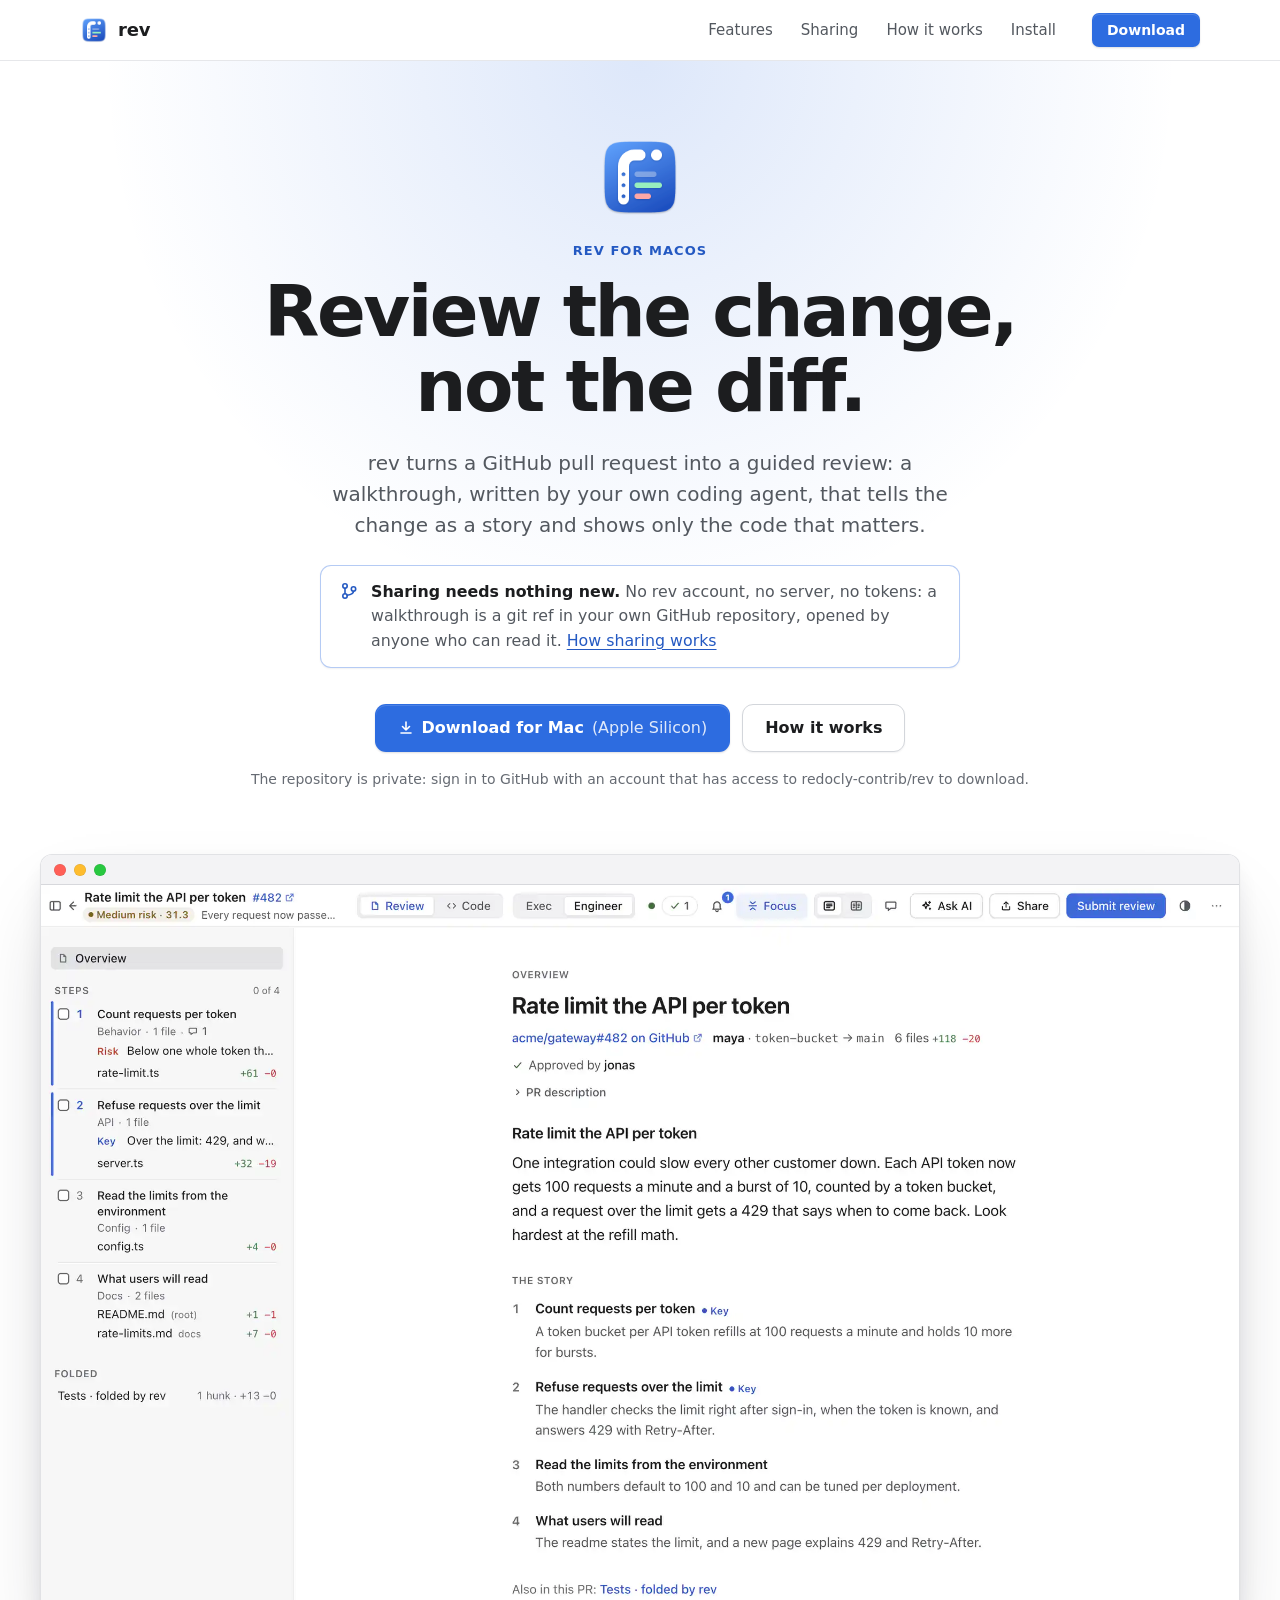
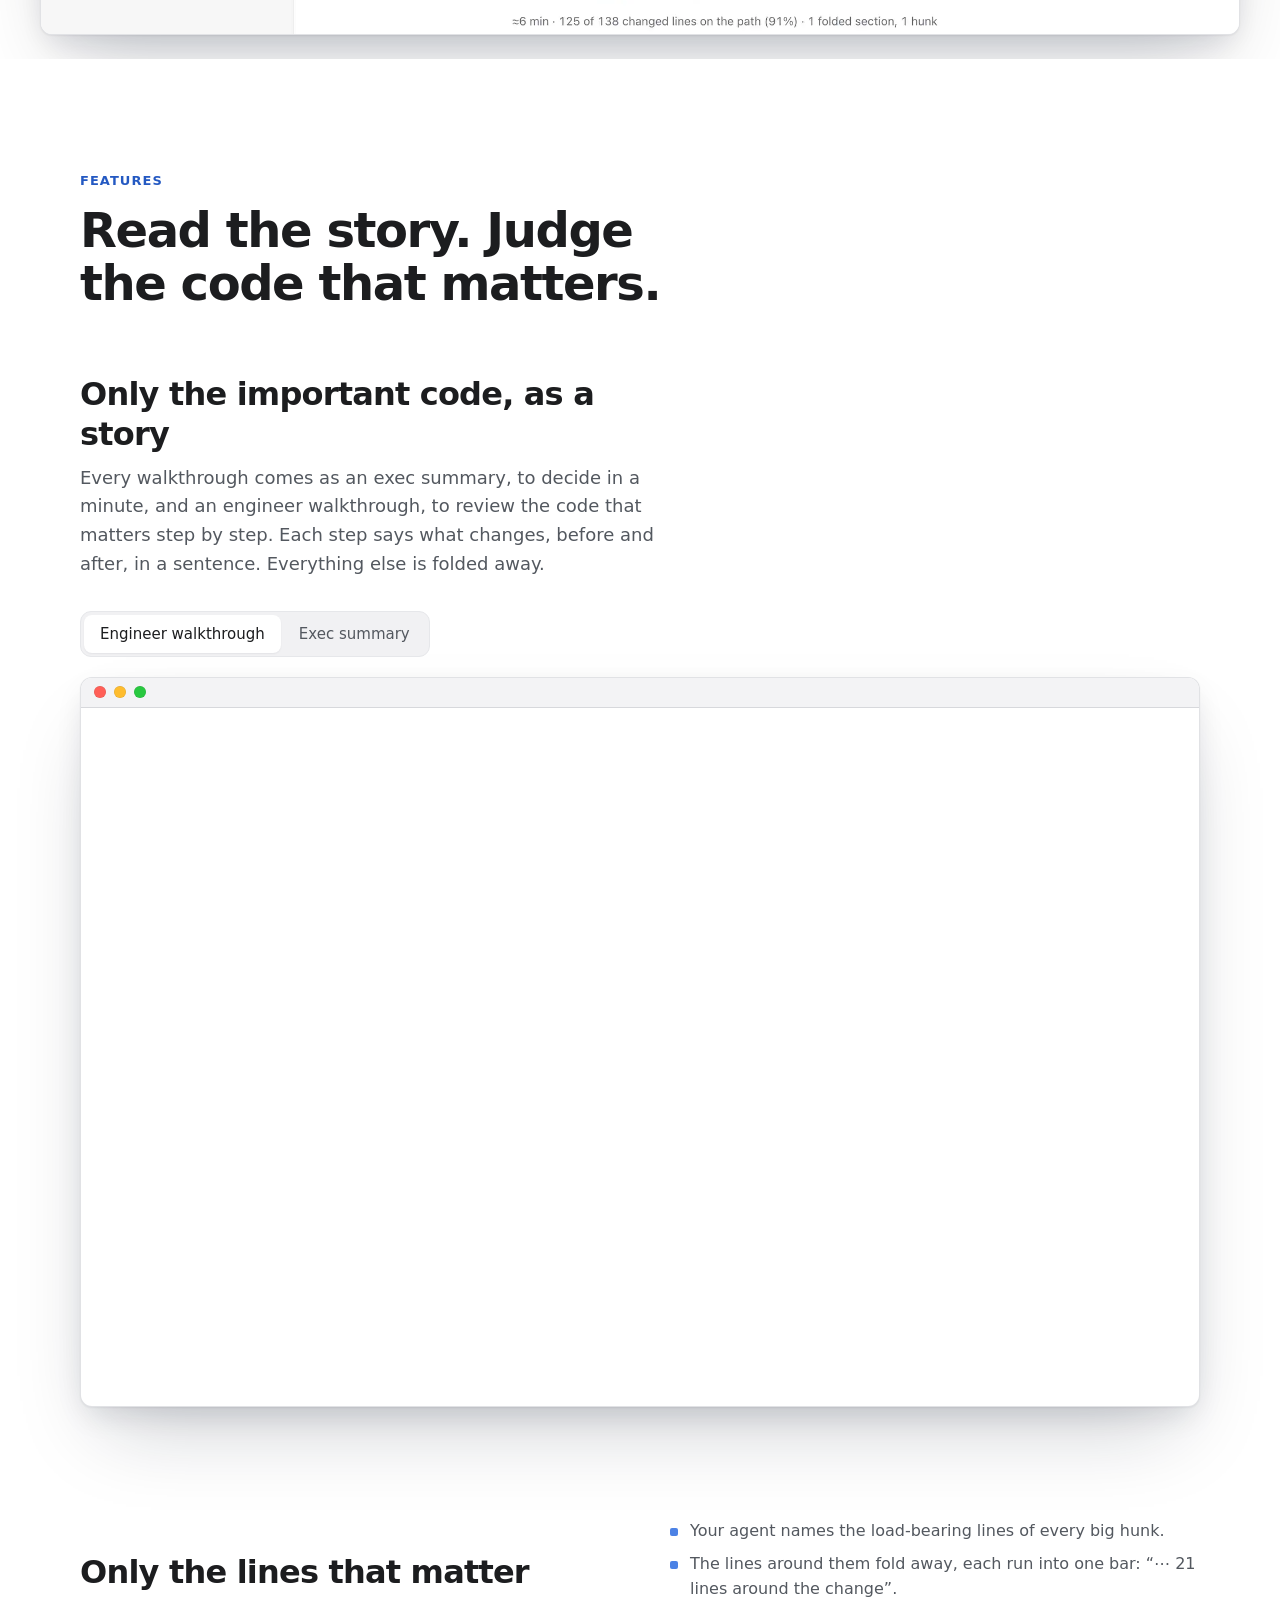
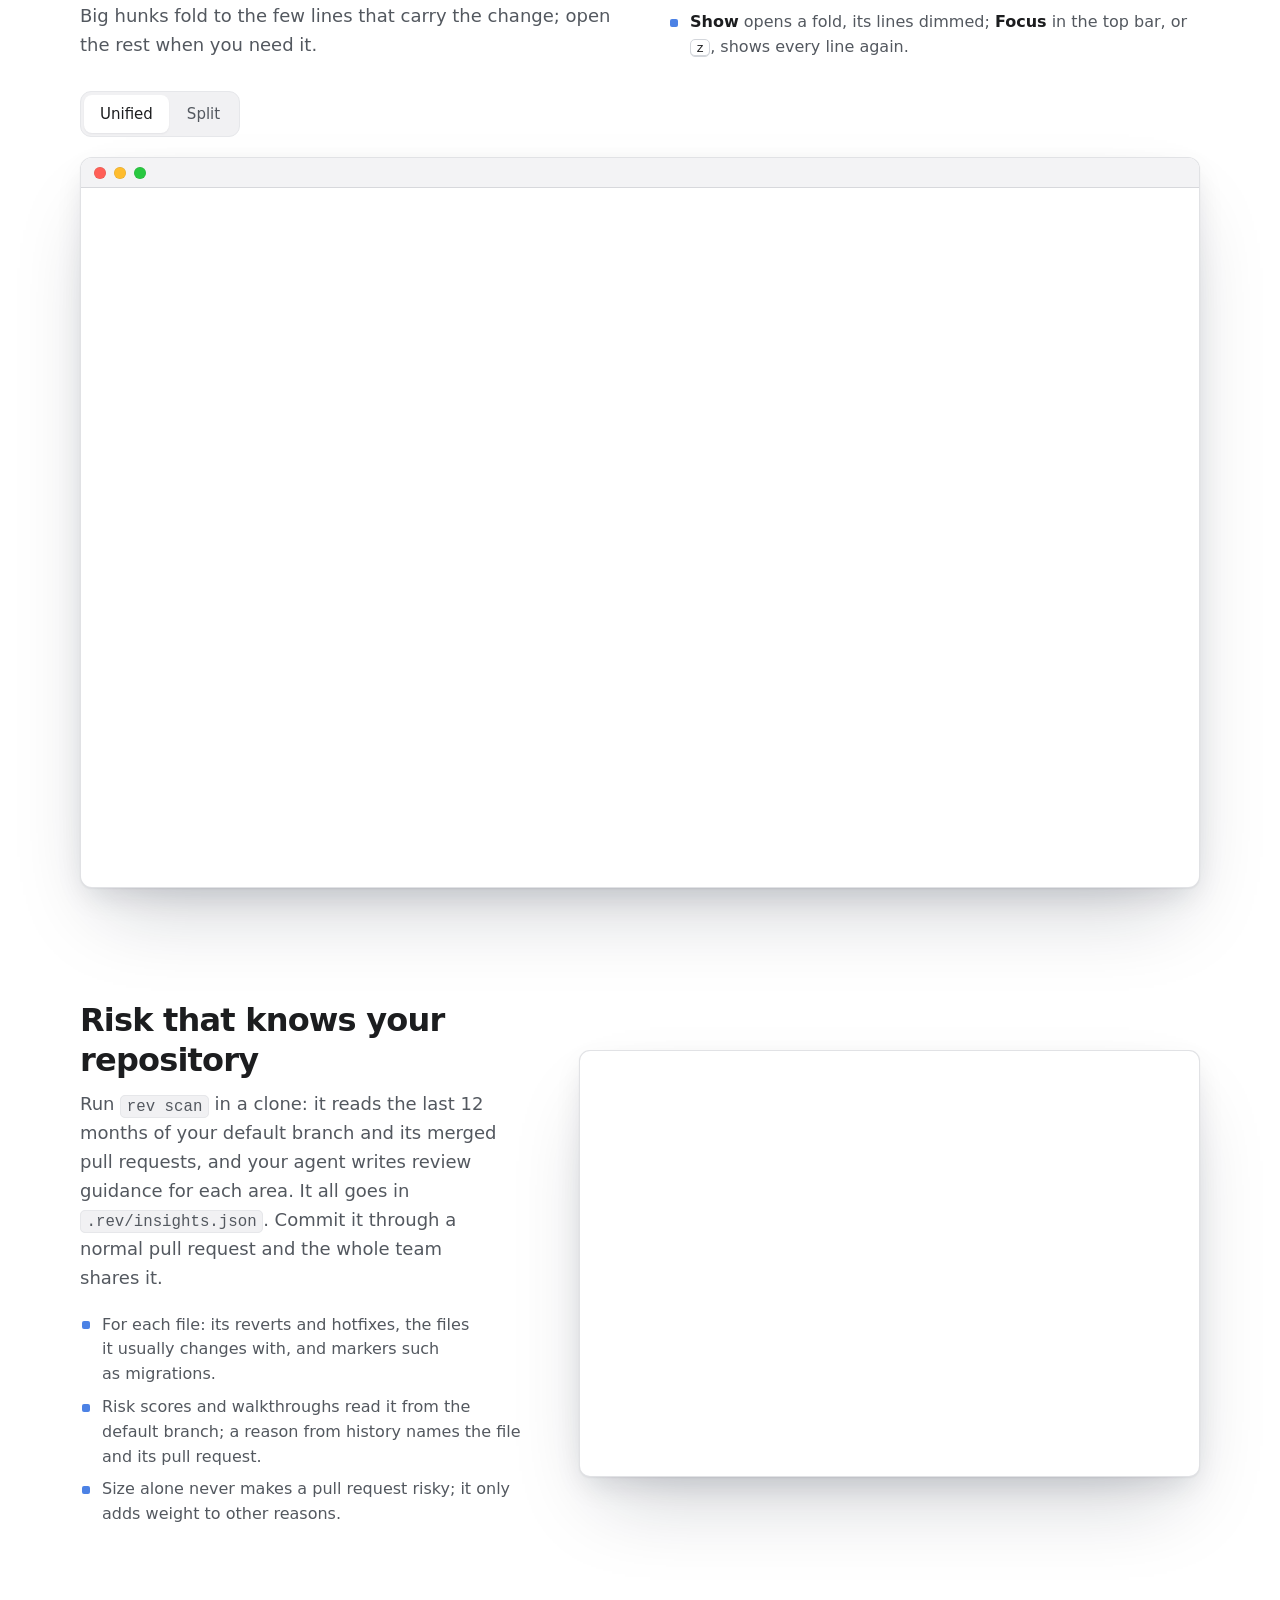
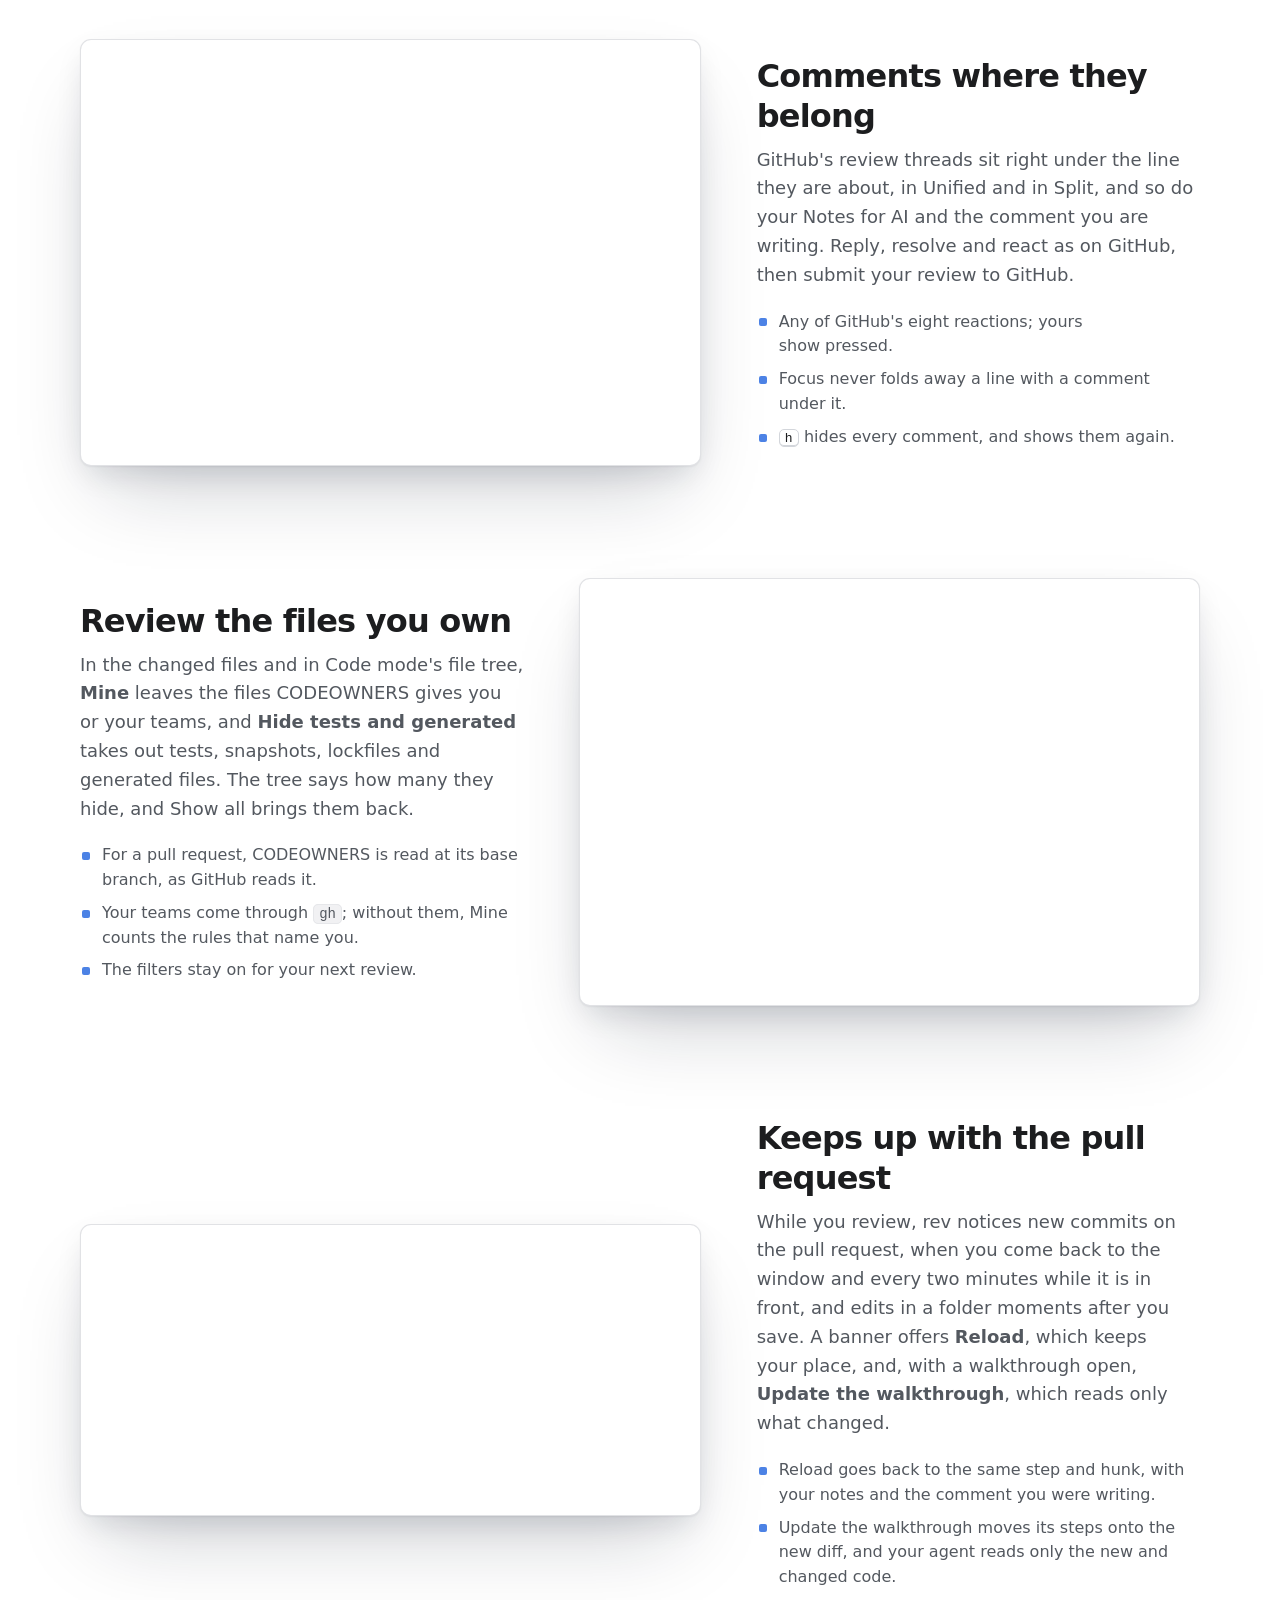
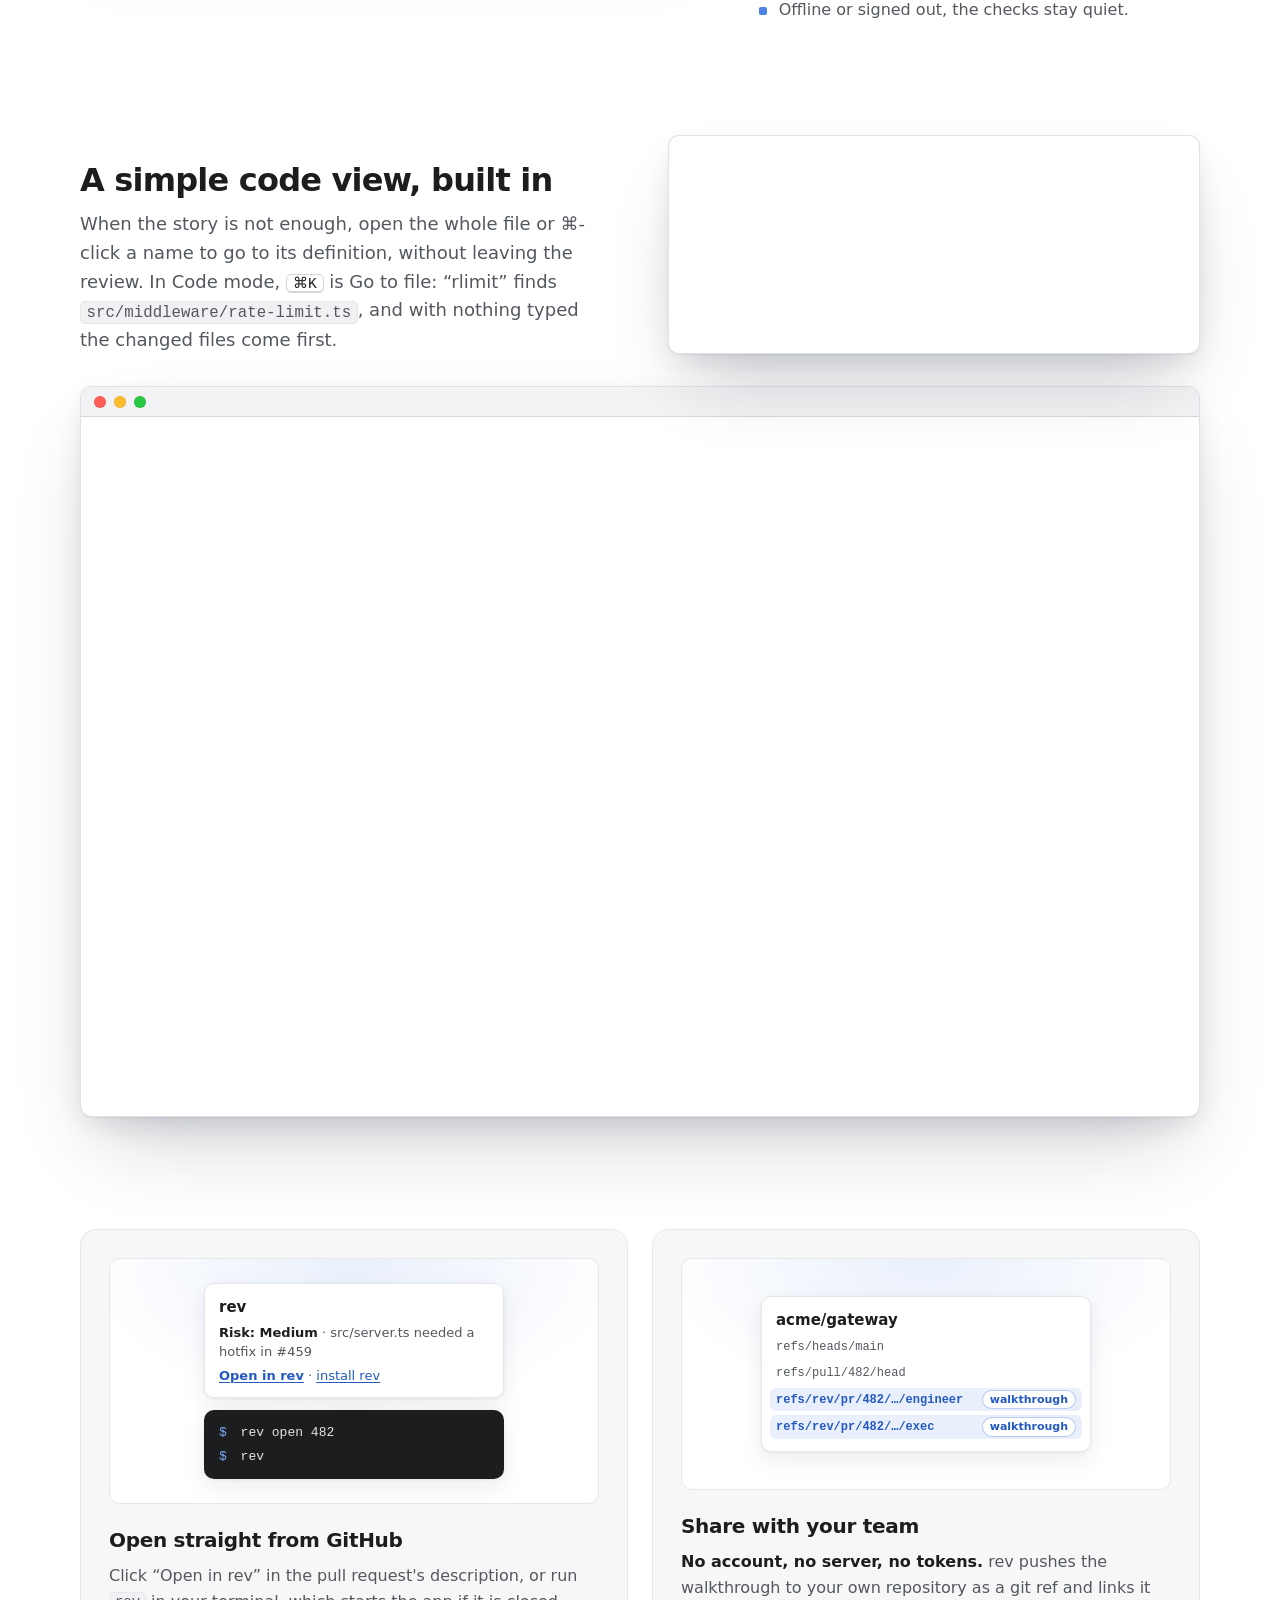
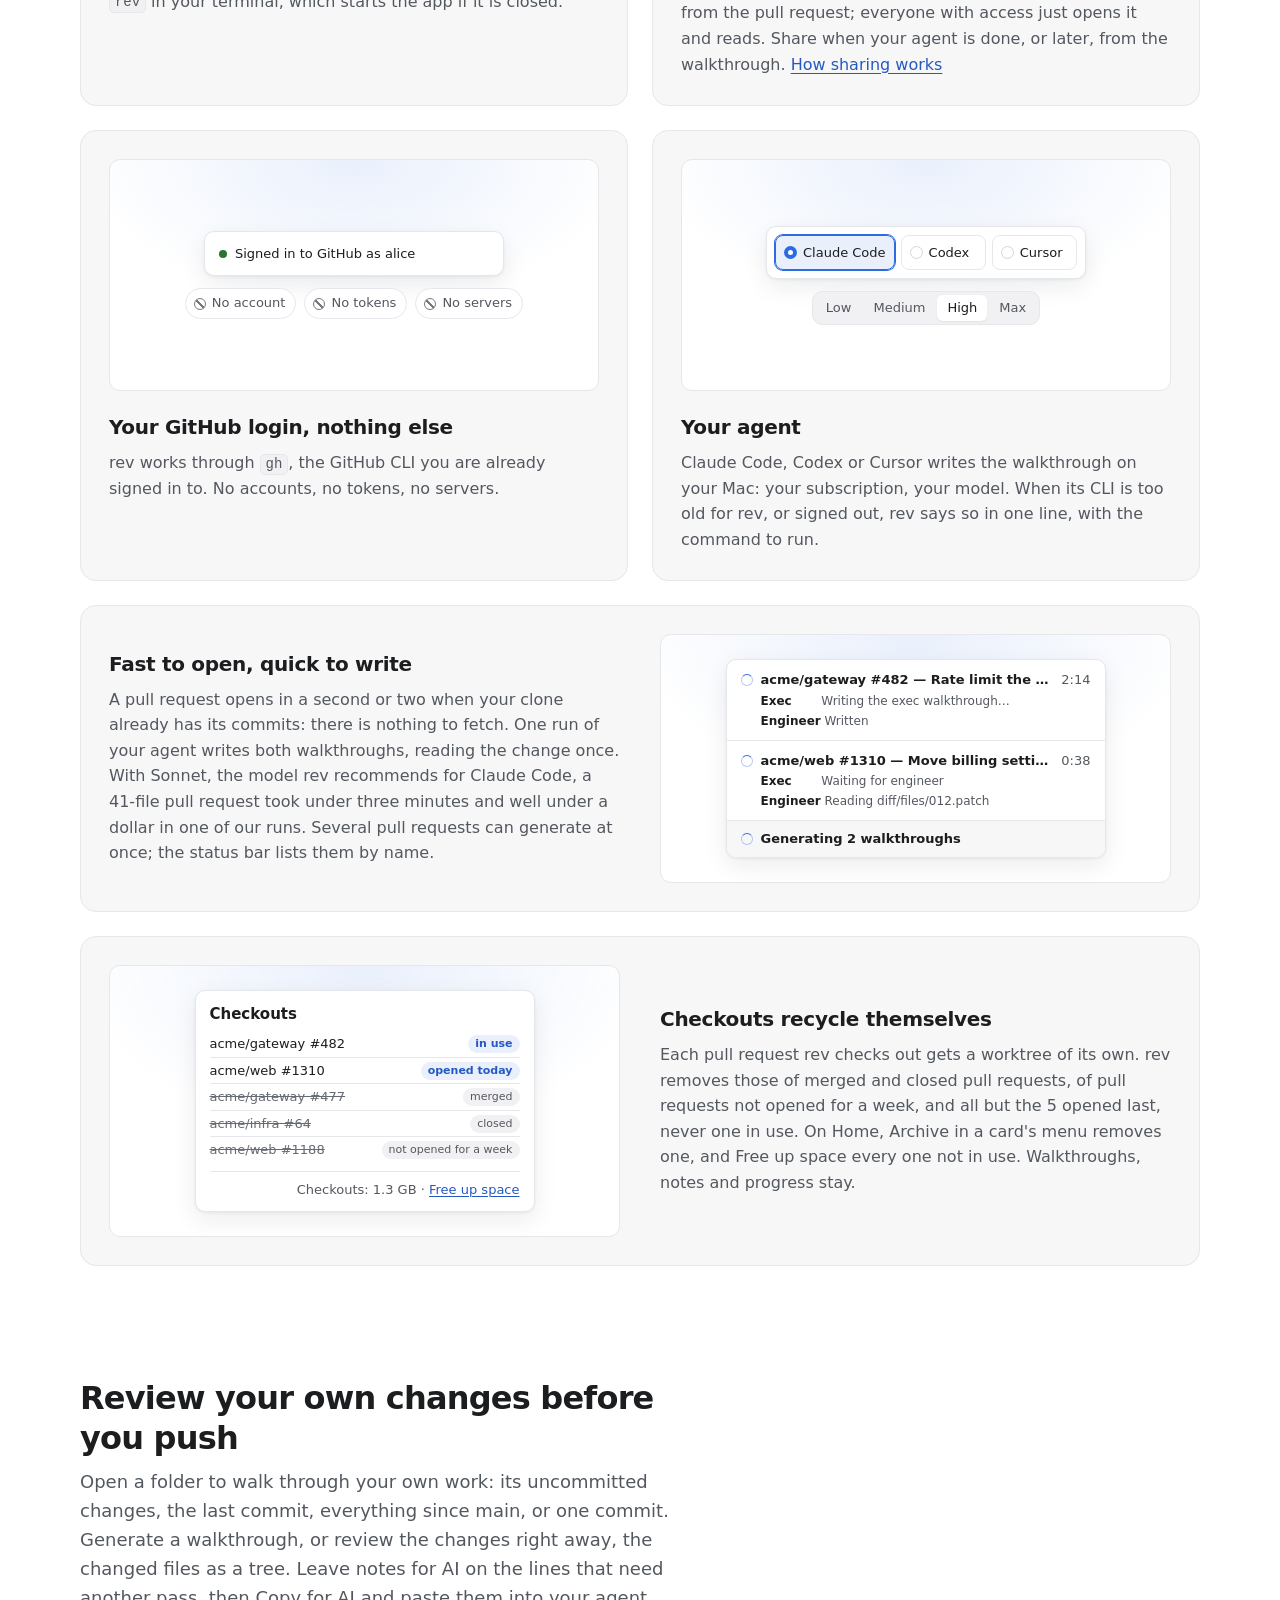
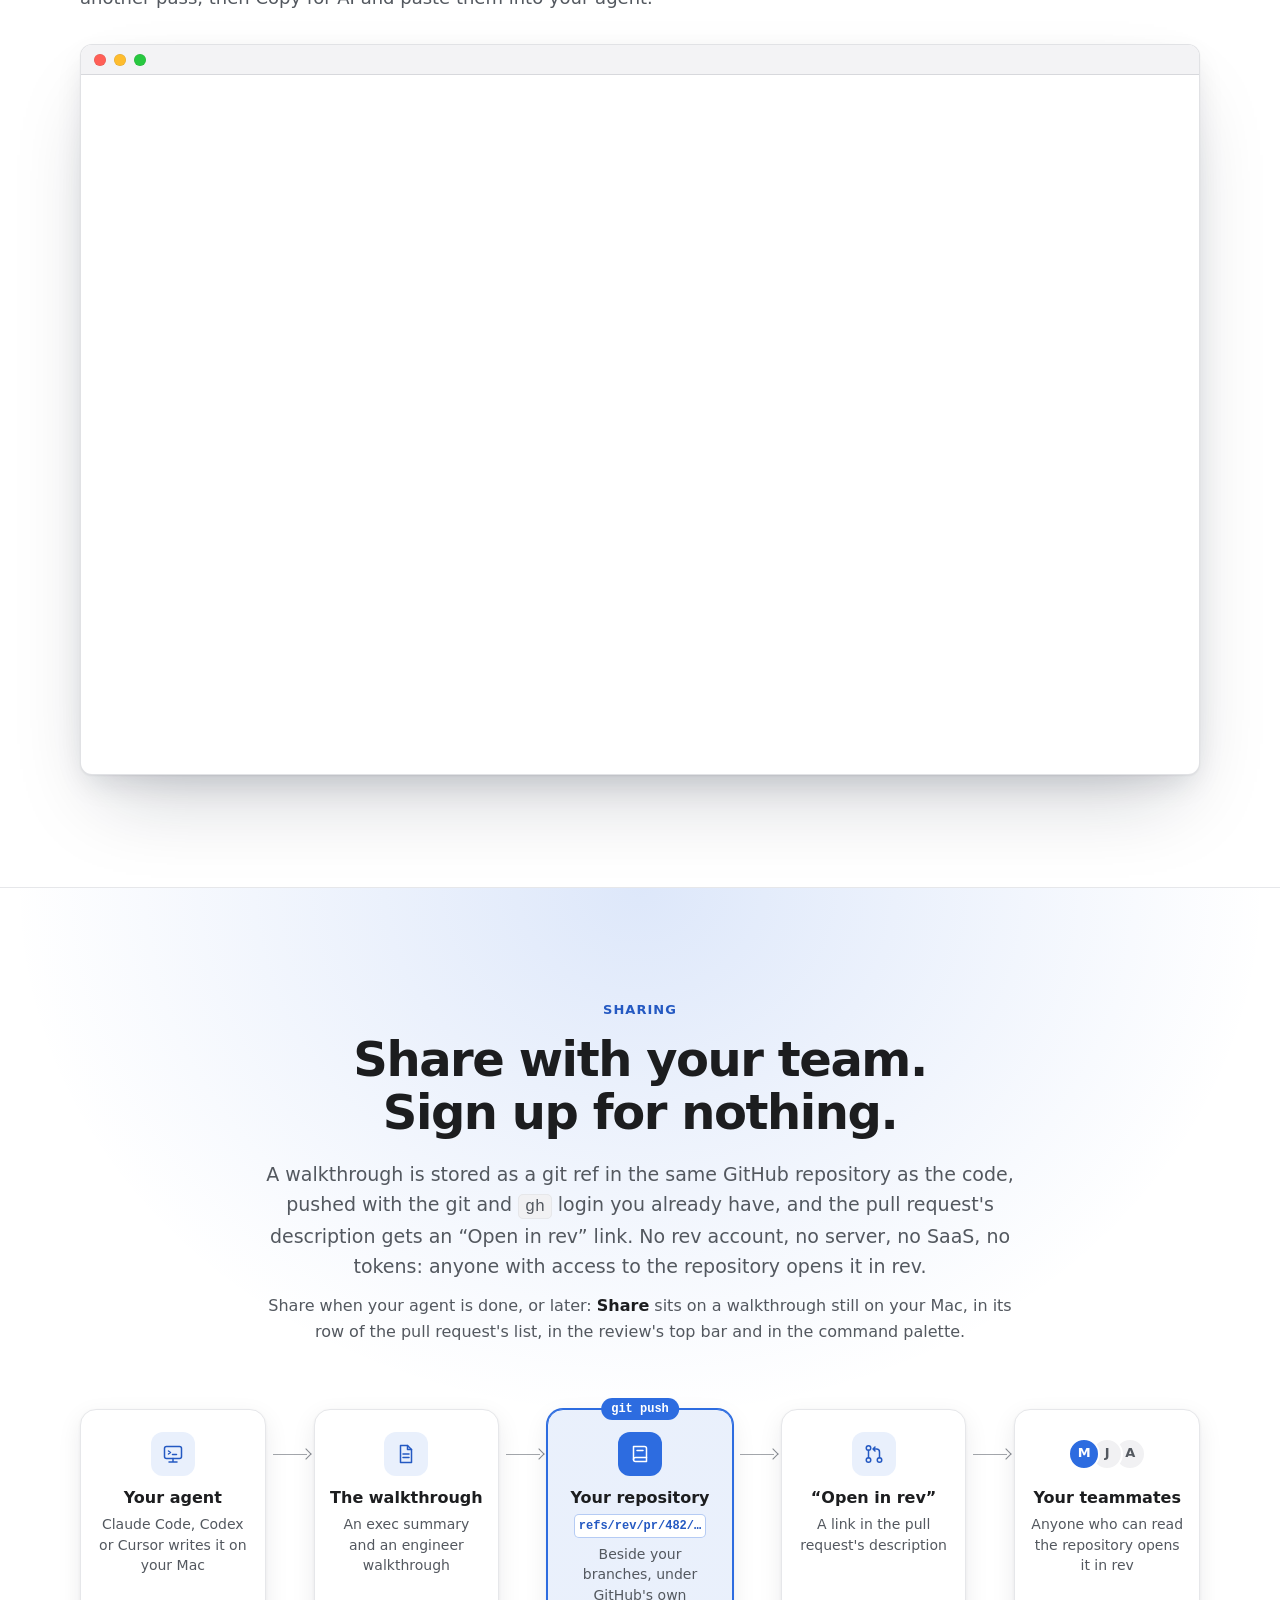
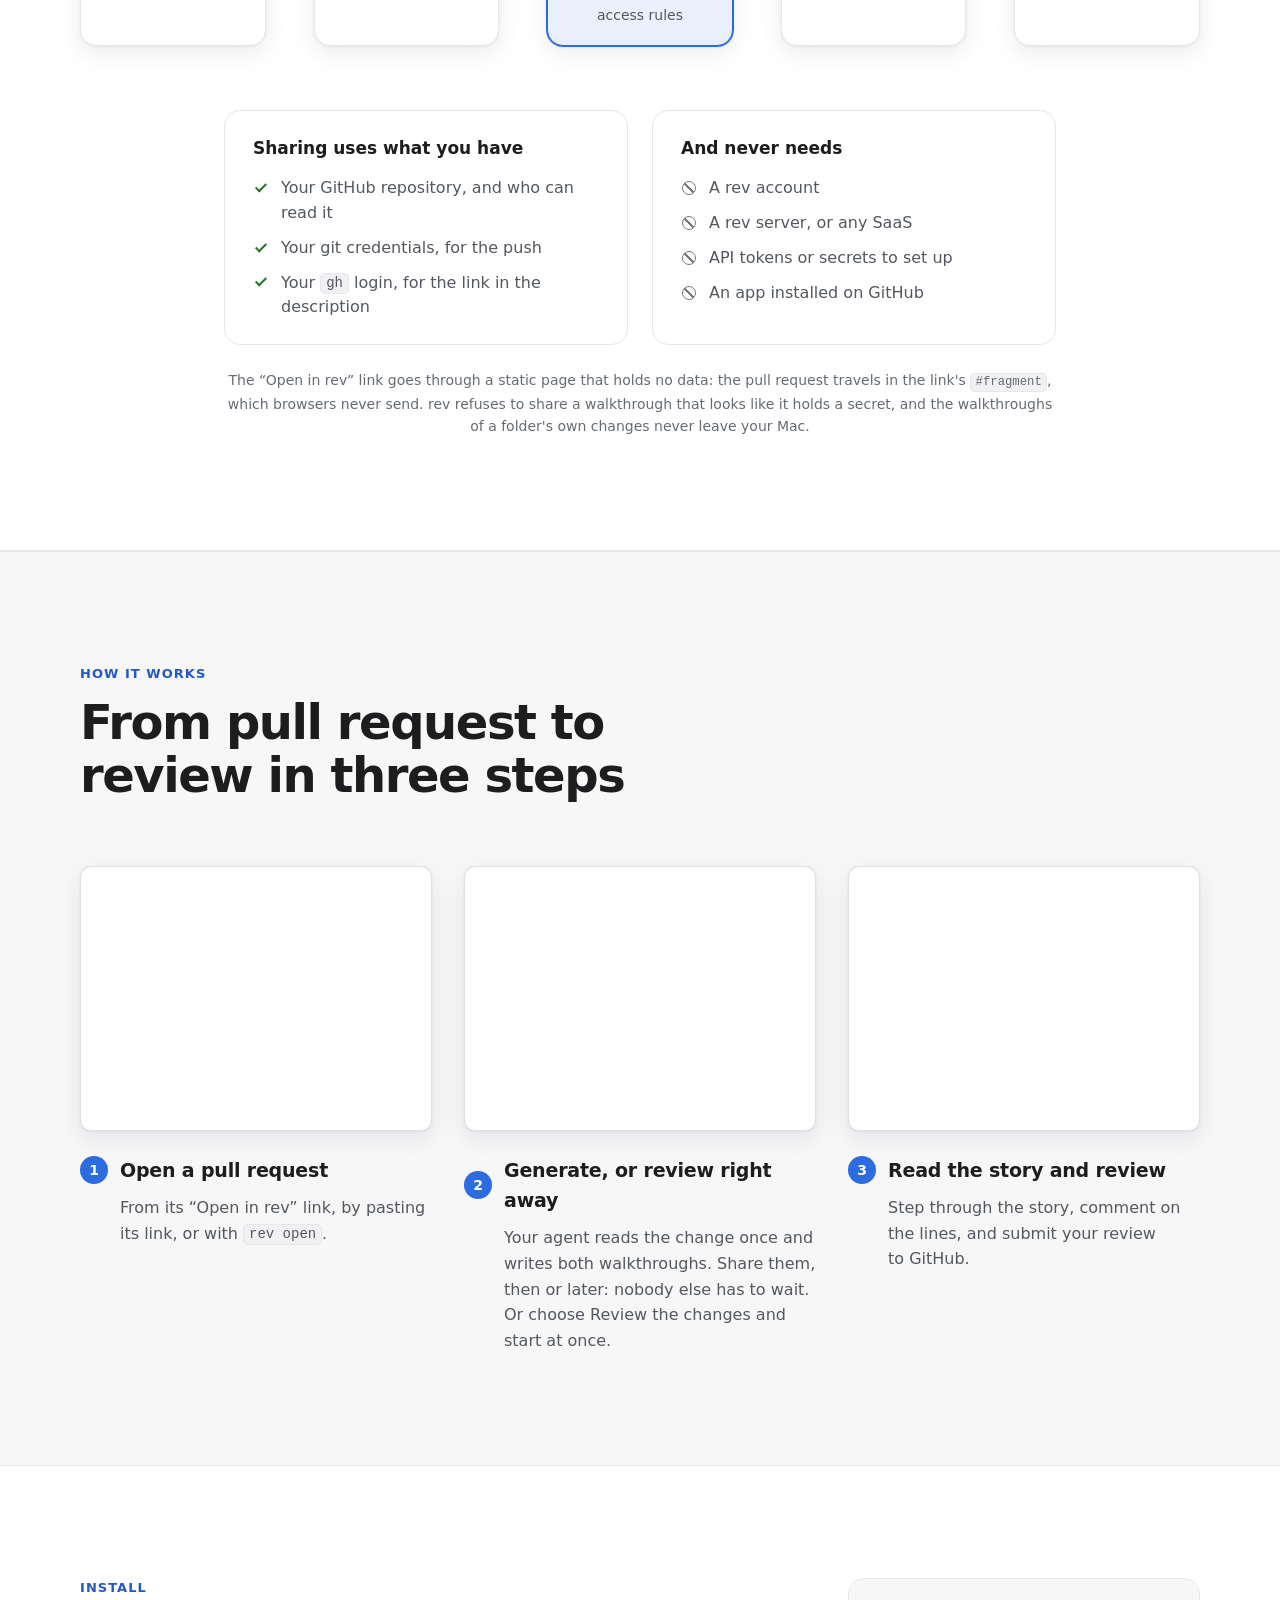
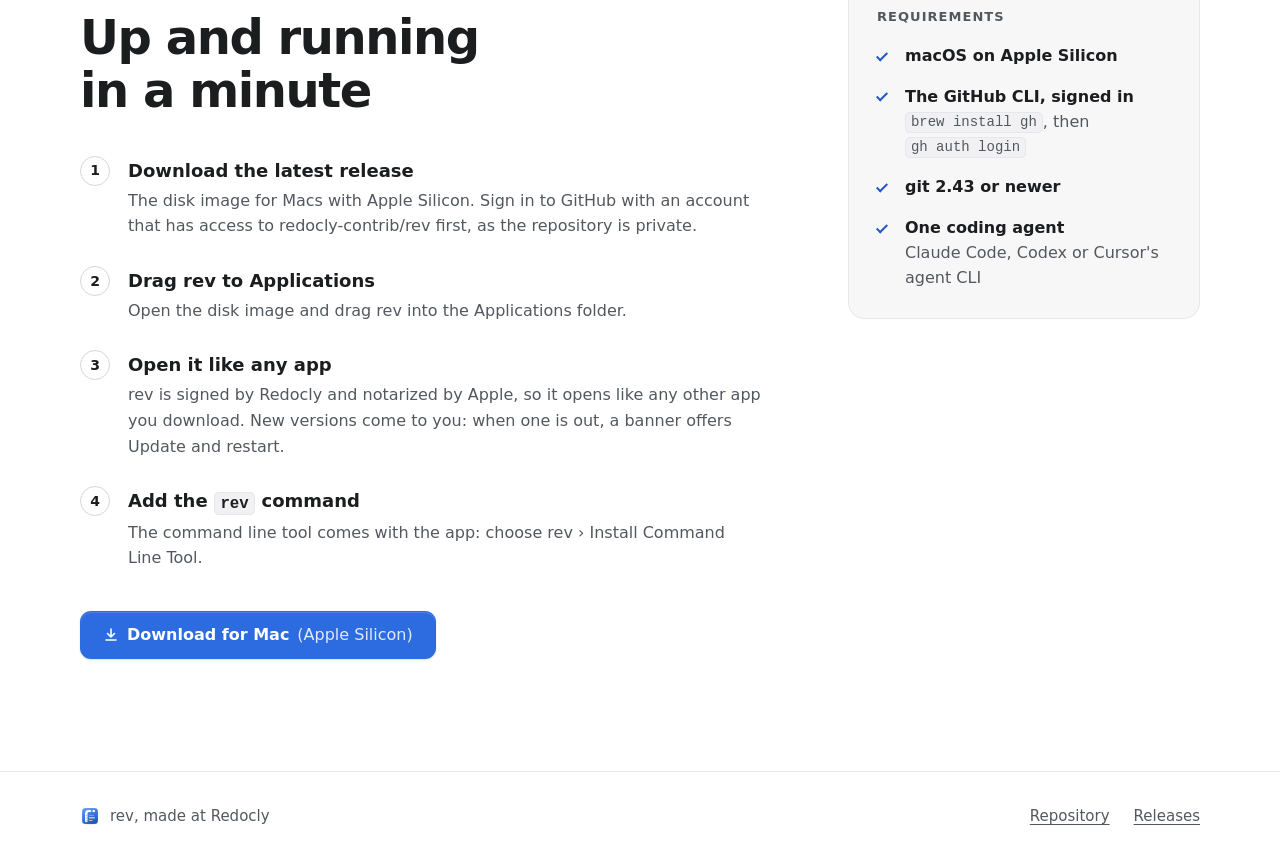
<file: rev/index.html>
<!doctype html>
<html lang="en">
  <head>
    <meta charset="utf-8" />
    <meta name="viewport" content="width=device-width, initial-scale=1" />
    <meta http-equiv="Content-Security-Policy" content="default-src 'none'; img-src 'self'; style-src 'self'; base-uri 'none'; form-action 'none'" />
    <meta name="referrer" content="no-referrer" />
    <meta name="color-scheme" content="light dark" />
    <title>rev: review the change, not the diff</title>
    <meta name="description" content="rev turns a GitHub pull request into a guided review: a walkthrough, written by your own coding agent, that tells the change as a story and shows only the code that matters. Shared through your own repository: no account, no server, no tokens." />
    <meta property="og:type" content="website" />
    <meta property="og:title" content="rev: review the change, not the diff" />
    <meta property="og:description" content="A guided review of every GitHub pull request, written by your own coding agent and shared as a git ref in your own repository: no account, no server, no tokens." />
    <meta property="og:url" content="https://redocly-contrib.github.io/rev/" />
    <meta property="og:image" content="https://redocly-contrib.github.io/rev/site/shots/overview-light.png" />
    <meta name="twitter:card" content="summary_large_image" />
    <link rel="icon" type="image/png" href="./icon.png" />
    <link rel="stylesheet" href="./site/home.css" />
  </head>
  <body>
    <a class="skip" href="#main">Skip to content</a>

    <header class="topbar">
      <nav class="wrap topbar-inner" aria-label="Site">
        <a class="brand" href="./" aria-label="rev, home">
          <img src="./icon.png" width="28" height="28" alt="" />
          <span>rev</span>
        </a>
        <ul class="nav-links">
          <li><a href="#features">Features</a></li>
          <li><a href="#sharing">Sharing</a></li>
          <li><a href="#how">How it works</a></li>
          <li><a href="#install">Install</a></li>
        </ul>
        <a class="button button-small" href="https://github.com/redocly-contrib/rev/releases/latest">Download</a>
      </nav>
    </header>

    <main id="main">
      <section class="hero" aria-labelledby="hero-title">
        <div class="wrap hero-text">
          <img class="hero-icon" src="./icon.png" width="88" height="88" alt="" />
          <p class="eyebrow">rev for macOS</p>
          <h1 id="hero-title">Review the change,<br /> not the diff.</h1>
          <p class="lede">rev turns a GitHub pull request into a guided review: a walkthrough, written by your own coding agent, that tells the change as a story and shows only the code that matters.</p>
          <p class="hero-share">
            <svg class="hero-share-icon" viewBox="0 0 20 20" width="20" height="20" aria-hidden="true"><circle cx="6" cy="5" r="2.2" /><circle cx="6" cy="15" r="2.2" /><circle cx="14.5" cy="8" r="2.2" /><path d="M6 7.2v5.6M14.5 10.2c0 2.6-2.2 3.3-6.3 4" /></svg>
            <span><strong>Sharing needs nothing new.</strong> No rev account, no server, no tokens: a walkthrough is a git ref in your own GitHub repository, opened by anyone who can read it. <a href="#sharing">How&nbsp;sharing&nbsp;works</a></span>
          </p>
          <div class="cta">
            <a class="button button-primary" id="download" href="https://github.com/redocly-contrib/rev/releases/latest">
              <svg class="button-icon" viewBox="0 0 16 16" width="16" height="16" aria-hidden="true"><path d="M8 2v8m0 0L4.5 6.5M8 10l3.5-3.5M3 13h10" fill="none" stroke="currentColor" stroke-width="1.6" stroke-linecap="round" stroke-linejoin="round" /></svg>
              Download for Mac <span class="button-detail">(Apple Silicon)</span>
            </a>
            <a class="button button-secondary" href="#how">How it works</a>
          </div>
          <p class="fineprint">The repository is private: sign in to GitHub with an account that has access to redocly-contrib/rev to download.</p>
        </div>
        <div class="wrap wrap-wide">
          <figure class="window window-hero">
            <div class="window-bar" aria-hidden="true"><span></span><span></span><span></span></div>
            <picture>
              <source type="image/webp" media="(prefers-color-scheme: dark)" srcset="./site/shots/overview-dark.webp 2x" />
              <source type="image/webp" srcset="./site/shots/overview-light.webp 2x" />
              <img src="./site/shots/overview-light.png" width="1120" height="700" fetchpriority="high" alt="rev's Overview of the pull request “Rate limit the API per token”, acme/gateway#482 by maya, approved by jonas: the walkthrough's summary and its story in four steps, with the steps, their notes and files on the left, and its risk and Share in the top bar." />
            </picture>
          </figure>
        </div>
      </section>

      <section class="section" id="features" aria-labelledby="features-title">
        <div class="wrap">
          <header class="section-head">
            <p class="eyebrow">Features</p>
            <h2 id="features-title">Read the story. Judge the code that matters.</h2>
          </header>

          <article class="feature feature-wide" aria-labelledby="f-story">
            <div class="feature-text">
              <h3 id="f-story">Only the important code, as a story</h3>
              <p>Every walkthrough comes as an exec summary, to decide in a minute, and an engineer walkthrough, to review the code that matters step by step. Each step says what changes, before and after, in a sentence. Everything else is folded away.</p>
            </div>
            <div class="switcher">
              <input class="switch-input" type="radio" name="zoom" id="zoom-engineer" checked />
              <input class="switch-input" type="radio" name="zoom" id="zoom-exec" />
              <div class="segmented">
                <label for="zoom-engineer">Engineer walkthrough</label>
                <label for="zoom-exec">Exec summary</label>
              </div>
              <figure class="window switch-a">
                <div class="window-bar" aria-hidden="true"><span></span><span></span><span></span></div>
                <picture>
                  <source type="image/webp" media="(prefers-color-scheme: dark)" srcset="./site/shots/engineer-dark.webp 2x" />
                  <source type="image/webp" srcset="./site/shots/engineer-light.webp 2x" />
                  <img src="./site/shots/engineer-light.png" width="1120" height="700" loading="lazy" decoding="async" alt="Step 1 of 4 of the engineer walkthrough, “Count requests per token”: two plain paragraphs, a What changes card with the behaviour before and after, then the new rate limiter's code, focused on the lines that matter." />
                </picture>
              </figure>
              <figure class="window switch-b">
                <div class="window-bar" aria-hidden="true"><span></span><span></span><span></span></div>
                <picture>
                  <source type="image/webp" media="(prefers-color-scheme: dark)" srcset="./site/shots/exec-dark.webp 2x" />
                  <source type="image/webp" srcset="./site/shots/exec-light.webp 2x" />
                  <img src="./site/shots/exec-light.png" width="1120" height="700" loading="lazy" decoding="async" alt="The exec summary of the same pull request: what it does in a sentence, its risk, and the story in two steps, with the tests and the wiring folded away on the left." />
                </picture>
              </figure>
            </div>
          </article>

          <article class="feature feature-wide" aria-labelledby="f-focus">
            <div class="feature-text feature-text-split">
              <div>
                <h3 id="f-focus">Only the lines that matter</h3>
                <p>Big hunks fold to the few lines that carry the change; open the rest when you need it.</p>
              </div>
              <ul class="facts">
                <li>Your agent names the load-bearing lines of every big hunk.</li>
                <li>The lines around them fold away, each run into one bar: “⋯ 21 lines around the change”.</li>
                <li><b>Show</b> opens a fold, its lines dimmed; <b>Focus</b> in the top bar, or <kbd>z</kbd>, shows every line again.</li>
              </ul>
            </div>
            <div class="switcher">
              <input class="switch-input" type="radio" name="layout" id="layout-unified" checked />
              <input class="switch-input" type="radio" name="layout" id="layout-split" />
              <div class="segmented">
                <label for="layout-unified">Unified</label>
                <label for="layout-split">Split</label>
              </div>
              <figure class="window switch-a">
                <div class="window-bar" aria-hidden="true"><span></span><span></span><span></span></div>
                <picture>
                  <source type="image/webp" media="(prefers-color-scheme: dark)" srcset="./site/shots/focus-dark.webp 2x" />
                  <source type="image/webp" srcset="./site/shots/focus-light.webp 2x" />
                  <img src="./site/shots/focus-light.png" width="1120" height="700" loading="lazy" decoding="async" alt="A big hunk in rev: the request handler, every line re-indented into a try block, its history from the scan in its header (hotfixed once, reverted once). Only the limiter check, its Key note and the new catch show; the lines around them are folded into bars such as “⋯ 21 lines around the change · Show”." />
                </picture>
              </figure>
              <figure class="window switch-b">
                <div class="window-bar" aria-hidden="true"><span></span><span></span><span></span></div>
                <picture>
                  <source type="image/webp" media="(prefers-color-scheme: dark)" srcset="./site/shots/split-dark.webp 2x" />
                  <source type="image/webp" srcset="./site/shots/split-light.webp 2x" />
                  <img src="./site/shots/split-light.png" width="1120" height="700" loading="lazy" decoding="async" alt="The same hunk in Split: the old handler on the left, the new one on the right, only the limiter and the catch in full colour, and the rows around them folded into bars such as “⋯ 11 lines around the change · Show”." />
                </picture>
              </figure>
            </div>
          </article>

          <article class="feature feature-side" aria-labelledby="f-risk">
            <div class="feature-text">
              <h3 id="f-risk">Risk that knows your repository</h3>
              <p>Run <code>rev scan</code> in a clone: it reads the last 12 months of your default branch and its merged pull requests, and your agent writes review guidance for each area. It all goes in <code>.rev/insights.json</code>. Commit it through a normal pull request and the whole team shares it.</p>
              <ul class="facts">
                <li>For each file: its reverts and hotfixes, the files it usually changes with, and markers such as migrations.</li>
                <li>Risk scores and walkthroughs read it from the default branch; a reason from history names the file and its pull request.</li>
                <li>Size alone never makes a pull request risky; it only adds weight to other reasons.</li>
              </ul>
            </div>
            <figure class="shot">
              <picture>
                <source type="image/webp" media="(prefers-color-scheme: dark)" srcset="./site/shots/risk-dark.webp 2x" />
                <source type="image/webp" srcset="./site/shots/risk-light.webp 2x" />
                <img src="./site/shots/risk-light.png" width="640" height="440" loading="lazy" decoding="async" alt="The risk on the Overview of acme/gateway#482: Medium risk, two lines from the walkthrough, and every reason under Details. History: src/server.ts needed a hotfix in #459 and was reverted in #436. It spans 5 areas, has no test changes in src, and src/config.ts usually changes together with deploy/gateway.env, which is untouched." />
              </picture>
            </figure>
          </article>

          <article class="feature feature-side feature-side-flip" aria-labelledby="f-comments">
            <div class="feature-text">
              <h3 id="f-comments">Comments where they belong</h3>
              <p>GitHub's review threads sit right under the line they are about, in Unified and in Split, and so do your Notes for AI and the comment you are writing. Reply, resolve and react as on GitHub, then submit your review to GitHub.</p>
              <ul class="facts">
                <li>Any of GitHub's eight reactions; yours show pressed.</li>
                <li>Focus never folds away a line with a comment under it.</li>
                <li><kbd>h</kbd> hides every comment, and shows them again.</li>
              </ul>
            </div>
            <figure class="shot">
              <picture>
                <source type="image/webp" media="(prefers-color-scheme: dark)" srcset="./site/shots/comments-dark.webp 2x" />
                <source type="image/webp" srcset="./site/shots/comments-light.webp 2x" />
                <img src="./site/shots/comments-light.png" width="640" height="440" loading="lazy" decoding="async" alt="A review thread under line 50 of the new rate limiter, inside the focused code: jonas asks about rounding up, with a thumbs up from two people, maya answers, with a heart, and Reply and Resolve sit under them, before the next lines of code." />
              </picture>
            </figure>
          </article>

          <article class="feature feature-side" aria-labelledby="f-owned">
            <div class="feature-text">
              <h3 id="f-owned">Review the files you own</h3>
              <p>In the changed files and in Code mode's file tree, <b>Mine</b> leaves the files CODEOWNERS gives you or your teams, and <b>Hide tests and generated</b> takes out tests, snapshots, lockfiles and generated files. The tree says how many they hide, and Show all brings them back.</p>
              <ul class="facts">
                <li>For a pull request, CODEOWNERS is read at its base branch, as GitHub reads it.</li>
                <li>Your teams come through <code>gh</code>; without them, Mine counts the rules that name you.</li>
                <li>The filters stay on for your next review.</li>
              </ul>
            </div>
            <figure class="shot">
              <picture>
                <source type="image/webp" media="(prefers-color-scheme: dark)" srcset="./site/shots/owned-dark.webp 2x" />
                <source type="image/webp" srcset="./site/shots/owned-light.webp 2x" />
                <img src="./site/shots/owned-light.png" width="640" height="440" loading="lazy" decoding="async" alt="A review without a walkthrough: Changed files with Mine and Hide tests and generated ticked, “3 hidden by filters · Show all”, and the three files under src that CODEOWNERS gives alice's team. The changes page says 3 files, 3 hidden by filters." />
              </picture>
            </figure>
          </article>

          <article class="feature feature-side feature-side-flip" aria-labelledby="f-keeps-up">
            <div class="feature-text">
              <h3 id="f-keeps-up">Keeps up with the pull request</h3>
              <p>While you review, rev notices new commits on the pull request, when you come back to the window and every two minutes while it is in front, and edits in a folder moments after you save. A banner offers <b>Reload</b>, which keeps your place, and, with a walkthrough open, <b>Update the walkthrough</b>, which reads only what changed.</p>
              <ul class="facts">
                <li>Reload goes back to the same step and hunk, with your notes and the comment you were writing.</li>
                <li>Update the walkthrough moves its steps onto the new diff, and your agent reads only the new and changed code.</li>
                <li>Offline or signed out, the checks stay quiet.</li>
              </ul>
            </div>
            <figure class="shot">
              <picture>
                <source type="image/webp" media="(prefers-color-scheme: dark)" srcset="./site/shots/changes-dark.webp 2x" />
                <source type="image/webp" srcset="./site/shots/changes-light.webp 2x" />
                <img src="./site/shots/changes-light.png" width="640" height="300" loading="lazy" decoding="async" alt="The top of the review of acme/gateway#482 in a narrower window, a banner under its top bar: “2 new commits since you opened this.”, with Reload and Update the walkthrough on its right; under it, the steps on the left and the walkthrough's Overview." />
              </picture>
            </figure>
          </article>

          <article class="feature feature-wide" aria-labelledby="f-code">
            <div class="feature-text feature-text-split">
              <div>
                <h3 id="f-code">A simple code view, built in</h3>
                <p>When the story is not enough, open the whole file or ⌘-click a name to go to its definition, without leaving the review. In Code mode, <kbd>⌘K</kbd> is Go to file: “rlimit” finds <code>src/middleware/rate-limit.ts</code>, and with nothing typed the changed files come first.</p>
              </div>
              <figure class="shot shot-palette">
                <picture>
                  <source type="image/webp" media="(prefers-color-scheme: dark)" srcset="./site/shots/palette-dark.webp 2x" />
                  <source type="image/webp" srcset="./site/shots/palette-light.webp 2x" />
                  <img src="./site/shots/palette-light.png" width="560" height="230" loading="lazy" decoding="async" alt="Go to file in Code mode, over the dimmed code: “rlimit” typed, and three changed files found, rate-limits.md in docs, rate-limit.test.ts in test and rate-limit.ts in src/middleware, the typed letters in bold, each with its lines added and removed." />
                </picture>
              </figure>
            </div>
            <figure class="window">
              <div class="window-bar" aria-hidden="true"><span></span><span></span><span></span></div>
              <picture>
                <source type="image/webp" media="(prefers-color-scheme: dark)" srcset="./site/shots/code-dark.webp 2x" />
                <source type="image/webp" srcset="./site/shots/code-light.webp 2x" />
                <img src="./site/shots/code-light.png" width="1120" height="700" loading="lazy" decoding="async" alt="Code mode: the repository's files with the changed ones marked and the tree's filters above them, the whole of src/server.ts, and the signature and documentation of rateLimit.check shown on hover." />
              </picture>
            </figure>
          </article>

          <div class="feature-grid">
            <article class="feature card" aria-labelledby="f-open">
              <div class="card-art" role="img" aria-label="rev's block in a pull request description, with its Open in rev link, and the rev command in a terminal">
                <div class="mock mock-block">
                  <p class="mock-heading">rev</p>
                  <p><b>Risk: Medium</b> · src/server.ts needed a hotfix in #459</p>
                  <p><span class="mock-link mock-strong">Open in rev</span> · <span class="mock-link">install rev</span></p>
                </div>
                <div class="mock mock-term">
                  <p><span class="mock-prompt">$</span> rev open 482</p>
                  <p><span class="mock-prompt">$</span> rev</p>
                </div>
              </div>
              <h3 id="f-open">Open straight from GitHub</h3>
              <p>Click “Open in rev” in the pull request's description, or run <code>rev</code> in your terminal, which starts the app if it is closed.</p>
            </article>

            <article class="feature card card-share" aria-labelledby="f-share">
              <div class="card-art" role="img" aria-label="The refs of the repository acme/gateway: its branches, the pull request's head, and two walkthroughs stored under refs/rev/pr/482">
                <div class="mock mock-refs">
                  <p class="mock-heading">acme/gateway</p>
                  <p><code>refs/heads/main</code></p>
                  <p><code>refs/pull/482/head</code></p>
                  <p class="ref-on"><code>refs/rev/pr/482/…/engineer</code><span class="ref-tag">walkthrough</span></p>
                  <p class="ref-on"><code>refs/rev/pr/482/…/exec</code><span class="ref-tag">walkthrough</span></p>
                </div>
              </div>
              <h3 id="f-share">Share with your team</h3>
              <p><strong>No account, no server, no tokens.</strong> rev pushes the walkthrough to your own repository as a git ref and links it from the pull request; everyone with access just opens it and reads. Share when your agent is done, or later, from the walkthrough. <a href="#sharing">How sharing works</a></p>
            </article>

            <article class="feature card" aria-labelledby="f-login">
              <div class="card-art" role="img" aria-label="rev's status line, signed in to GitHub through gh, and no account, tokens or servers of its own">
                <div class="mock mock-status">
                  <p><span class="dot" aria-hidden="true"></span>Signed in to GitHub as alice</p>
                </div>
                <ul class="nots">
                  <li>No account</li>
                  <li>No tokens</li>
                  <li>No servers</li>
                </ul>
              </div>
              <h3 id="f-login">Your GitHub login, nothing else</h3>
              <p>rev works through <code>gh</code>, the GitHub CLI you are already signed in to. No accounts, no tokens, no servers.</p>
            </article>

            <article class="feature card" aria-labelledby="f-agent">
              <div class="card-art" role="img" aria-label="A choice of Claude Code, Codex or Cursor, with the model and the effort">
                <div class="mock mock-agents">
                  <p class="agent agent-on"><span class="radio" aria-hidden="true"></span>Claude Code</p>
                  <p class="agent"><span class="radio" aria-hidden="true"></span>Codex</p>
                  <p class="agent"><span class="radio" aria-hidden="true"></span>Cursor</p>
                </div>
                <div class="mock mock-effort">
                  <span>Low</span><span>Medium</span><span class="on">High</span><span>Max</span>
                </div>
              </div>
              <h3 id="f-agent">Your agent</h3>
              <p>Claude Code, Codex or Cursor writes the walkthrough on your Mac: your subscription, your model. When its CLI is too old for rev, or signed out, rev says so in one line, with the command to run.</p>
            </article>

            <article class="feature card card-wide card-wide-flip" aria-labelledby="f-fast">
              <div class="card-art" role="img" aria-label="rev's status bar with two walkthroughs generating at once, and its list of them: acme/gateway #482 for 2 minutes 14 seconds, its engineer walkthrough written and its exec being written; acme/web #1310 for 38 seconds, its engineer walkthrough reading the change and its exec waiting for it.">
                <div class="mock mock-runs">
                  <ul>
                    <li>
                      <p class="run-head"><span class="spin" aria-hidden="true"></span><span class="run-name">acme/gateway #482 — Rate limit the API per token</span><span class="run-time">2:14</span></p>
                      <p class="run-zoom"><b>Exec</b> Writing the exec walkthrough…</p>
                      <p class="run-zoom"><b>Engineer</b> Written</p>
                    </li>
                    <li>
                      <p class="run-head"><span class="spin" aria-hidden="true"></span><span class="run-name">acme/web #1310 — Move billing settings into the account page</span><span class="run-time">0:38</span></p>
                      <p class="run-zoom"><b>Exec</b> Waiting for engineer</p>
                      <p class="run-zoom"><b>Engineer</b> Reading diff/files/012.patch</p>
                    </li>
                  </ul>
                  <p class="run-bar"><span class="spin" aria-hidden="true"></span><b>Generating 2 walkthroughs</b></p>
                </div>
              </div>
              <div class="card-text">
                <h3 id="f-fast">Fast to open, quick to write</h3>
                <p>A pull request opens in a second or two when your clone already has its commits: there is nothing to fetch. One run of your agent writes both walkthroughs, reading the change once. With Sonnet, the model rev recommends for Claude Code, a 41-file pull request took under three minutes and well under a dollar in one of our runs. Several pull requests can generate at once; the status bar lists them by name.</p>
              </div>
            </article>

            <article class="feature card card-wide" aria-labelledby="f-checkouts">
              <div class="card-art" role="img" aria-label="Five pull request checkouts: two kept, the one in use and one opened today, and three removed: one merged, one closed, one not opened for a week; under them, the space they take and Free up space">
                <div class="mock mock-checkouts">
                  <p class="mock-heading">Checkouts</p>
                  <ul>
                    <li><span>acme/gateway #482</span><span class="co-tag co-keep">in use</span></li>
                    <li><span>acme/web #1310</span><span class="co-tag co-keep">opened today</span></li>
                    <li class="co-gone"><span>acme/gateway #477</span><span class="co-tag">merged</span></li>
                    <li class="co-gone"><span>acme/infra #64</span><span class="co-tag">closed</span></li>
                    <li class="co-gone"><span>acme/web #1188</span><span class="co-tag">not opened for a week</span></li>
                  </ul>
                  <p class="co-line">Checkouts: 1.3 GB · <span class="mock-link">Free up space</span></p>
                </div>
              </div>
              <div class="card-text">
                <h3 id="f-checkouts">Checkouts recycle themselves</h3>
                <p>Each pull request rev checks out gets a worktree of its own. rev removes those of merged and closed pull requests, of pull requests not opened for a week, and all but the 5 opened last, never one in use. On Home, Archive in a card's menu removes one, and Free up space every one not in use. Walkthroughs, notes and progress stay.</p>
              </div>
            </article>
          </div>

          <article class="feature feature-wide" aria-labelledby="f-local">
            <div class="feature-text">
              <h3 id="f-local">Review your own changes before you push</h3>
              <p>Open a folder to walk through your own work: its uncommitted changes, the last commit, everything since main, or one commit. Generate a walkthrough, or review the changes right away, the changed files as a tree. Leave notes for AI on the lines that need another pass, then Copy for AI and paste them into your agent.</p>
            </div>
            <figure class="window">
              <div class="window-bar" aria-hidden="true"><span></span><span></span><span></span></div>
              <picture>
                <source type="image/webp" media="(prefers-color-scheme: dark)" srcset="./site/shots/local-dark.webp 2x" />
                <source type="image/webp" srcset="./site/shots/local-light.webp 2x" />
                <img src="./site/shots/local-light.png" width="1120" height="700" loading="lazy" decoding="async" alt="A local review of the branch evict-idle against main: the comparison picker and the changed files as a tree on the left, the new sweep code with two Notes for AI, each under its line, and the notice “Copied 2 notes” after Copy for AI." />
              </picture>
            </figure>
          </article>
        </div>
      </section>

      <section class="section section-share" id="sharing" aria-labelledby="sharing-title">
        <div class="wrap">
          <header class="section-head section-head-center">
            <p class="eyebrow">Sharing</p>
            <h2 id="sharing-title">Share with your team. Sign up for nothing.</h2>
            <p class="section-lede">A walkthrough is stored as a git ref in the same GitHub repository as the code, pushed with the git and <code>gh</code> login you already have, and the pull request's description gets an “Open in rev” link. No rev account, no server, no SaaS, no tokens: anyone with access to the repository opens it in rev.</p>
            <p class="section-lede section-lede-small">Share when your agent is done, or later: <b>Share</b> sits on a walkthrough still on your Mac, in its row of the pull request's list, in the review's top bar and in the command palette.</p>
          </header>

          <figure class="flow-figure">
            <ol class="flow" aria-label="How a walkthrough reaches your team">
              <li class="flow-node">
                <span class="flow-icon" aria-hidden="true"><svg viewBox="0 0 24 24" width="24" height="24"><rect x="3.5" y="4.5" width="17" height="12" rx="2" /><path d="M8 20h8M12 16.5V20M7.5 9l2 1.5-2 1.5M11.5 12.5h4" /></svg></span>
                <span class="flow-title">Your agent</span>
                <span class="flow-detail">Claude Code, Codex or Cursor writes it on your Mac</span>
              </li>
              <li class="flow-node">
                <span class="flow-icon" aria-hidden="true"><svg viewBox="0 0 24 24" width="24" height="24"><path d="M6.5 3.5h7l4 4v13h-11z" /><path d="M13.5 3.5v4h4M9 12h6M9 15.5h6" /></svg></span>
                <span class="flow-title">The walkthrough</span>
                <span class="flow-detail">An exec summary and an engineer walkthrough</span>
              </li>
              <li class="flow-node flow-node-key">
                <span class="flow-verb">git push</span>
                <span class="flow-icon" aria-hidden="true"><svg viewBox="0 0 24 24" width="24" height="24"><path d="M5.5 4.5h11a2 2 0 0 1 2 2v13h-11a2 2 0 0 1-2-2z" /><path d="M5.5 17.5a2 2 0 0 1 2-2h11M9 8.5h6" /></svg></span>
                <span class="flow-title">Your repository</span>
                <code class="flow-ref">refs/rev/pr/482/…</code>
                <span class="flow-detail">Beside your branches, under GitHub's own access rules</span>
              </li>
              <li class="flow-node">
                <span class="flow-icon" aria-hidden="true"><svg viewBox="0 0 24 24" width="24" height="24"><circle cx="6.5" cy="6" r="2.25" /><circle cx="6.5" cy="18" r="2.25" /><circle cx="17.5" cy="18" r="2.25" /><path d="M6.5 8.25v7.5M17.5 15.75V10a3 3 0 0 0-3-3h-3M13 5l-2 2 2 2" /></svg></span>
                <span class="flow-title">“Open in rev”</span>
                <span class="flow-detail">A link in the pull request's description</span>
              </li>
              <li class="flow-node">
                <span class="flow-people" aria-hidden="true"><span>M</span><span>J</span><span>A</span></span>
                <span class="flow-title">Your teammates</span>
                <span class="flow-detail">Anyone who can read the repository opens it in rev</span>
              </li>
            </ol>
          </figure>

          <div class="share-lists">
            <div class="share-list">
              <h3>Sharing uses what you have</h3>
              <ul class="checks">
                <li>Your GitHub repository, and who can read it</li>
                <li>Your git credentials, for the push</li>
                <li>Your <code>gh</code> login, for the link in the description</li>
              </ul>
            </div>
            <div class="share-list">
              <h3>And never needs</h3>
              <ul class="nots nots-list">
                <li>A rev account</li>
                <li>A rev server, or any SaaS</li>
                <li>API tokens or secrets to set up</li>
                <li>An app installed on GitHub</li>
              </ul>
            </div>
          </div>
          <p class="share-note">The “Open in rev” link goes through a static page that holds no data: the pull request travels in the link's <code>#fragment</code>, which browsers never send. rev refuses to share a walkthrough that looks like it holds a secret, and the walkthroughs of a folder's own changes never leave your Mac.</p>
        </div>
      </section>

      <section class="section section-soft" id="how" aria-labelledby="how-title">
        <div class="wrap">
          <header class="section-head">
            <p class="eyebrow">How it works</p>
            <h2 id="how-title">From pull request to review in three steps</h2>
          </header>
          <ol class="steps">
            <li class="step">
              <figure class="step-shot">
                <picture>
                  <source type="image/webp" media="(prefers-color-scheme: dark)" srcset="./site/shots/home-dark.webp 2x" />
                  <source type="image/webp" srcset="./site/shots/home-light.webp 2x" />
                  <img src="./site/shots/home-light.png" width="480" height="360" loading="lazy" decoding="async" alt="rev's home screen: a field for a pull request link, Open a folder, the recent pull requests as cards with their state and walkthroughs, the space their checkouts take with Free up space, and the recent folders." />
                </picture>
              </figure>
              <h3><span class="step-number" aria-hidden="true">1</span>Open a pull request</h3>
              <p>From its “Open in rev” link, by pasting its link, or with <code>rev open</code>.</p>
            </li>
            <li class="step">
              <figure class="step-shot">
                <picture>
                  <source type="image/webp" media="(prefers-color-scheme: dark)" srcset="./site/shots/chooser-dark.webp 2x" />
                  <source type="image/webp" srcset="./site/shots/chooser-light.webp 2x" />
                  <img src="./site/shots/chooser-light.png" width="480" height="360" loading="lazy" decoding="async" alt="The pull request in rev, before any walkthrough: its title, its medium risk and why, and two equal choices side by side, Generate walkthrough (your agent writes a guided story, a few minutes) and Review the changes (the changed files as a tree, right away)." />
                </picture>
              </figure>
              <h3><span class="step-number" aria-hidden="true">2</span>Generate, or review right away</h3>
              <p>Your agent reads the change once and writes both walkthroughs. Share them, then or later: nobody else has to wait. Or choose Review the changes and start at once.</p>
            </li>
            <li class="step">
              <figure class="step-shot">
                <picture>
                  <source type="image/webp" media="(prefers-color-scheme: dark)" srcset="./site/shots/submit-dark.webp 2x" />
                  <source type="image/webp" srcset="./site/shots/submit-light.webp 2x" />
                  <img src="./site/shots/submit-light.png" width="480" height="360" loading="lazy" decoding="async" alt="The Submit review dialog: Comment, Approve or Request changes, and a summary, sent to GitHub as your review of the pull request." />
                </picture>
              </figure>
              <h3><span class="step-number" aria-hidden="true">3</span>Read the story and review</h3>
              <p>Step through the story, comment on the lines, and submit your review to GitHub.</p>
            </li>
          </ol>
        </div>
      </section>

      <section class="section" id="install" aria-labelledby="install-title">
        <div class="wrap install">
          <div class="install-main">
            <p class="eyebrow">Install</p>
            <h2 id="install-title">Up and running in a minute</h2>
            <ol class="install-steps">
              <li>
                <h3>Download the latest release</h3>
                <p>The disk image for Macs with Apple Silicon. Sign in to GitHub with an account that has access to redocly-contrib/rev first, as the repository is private.</p>
              </li>
              <li>
                <h3>Drag rev to Applications</h3>
                <p>Open the disk image and drag rev into the Applications folder.</p>
              </li>
              <li>
                <h3>Open it like any app</h3>
                <p>rev is signed by Redocly and notarized by Apple, so it opens like any other app you download. New versions come to you: when one is out, a banner offers Update and restart.</p>
              </li>
              <li>
                <h3>Add the <code>rev</code> command</h3>
                <p>The command line tool comes with the app: choose rev › Install Command Line Tool.</p>
              </li>
            </ol>
            <div class="cta cta-left">
              <a class="button button-primary" href="https://github.com/redocly-contrib/rev/releases/latest">
                <svg class="button-icon" viewBox="0 0 16 16" width="16" height="16" aria-hidden="true"><path d="M8 2v8m0 0L4.5 6.5M8 10l3.5-3.5M3 13h10" fill="none" stroke="currentColor" stroke-width="1.6" stroke-linecap="round" stroke-linejoin="round" /></svg>
                Download for Mac <span class="button-detail">(Apple Silicon)</span>
              </a>
            </div>
          </div>
          <aside class="requirements" aria-labelledby="req-title">
            <h3 id="req-title">Requirements</h3>
            <ul>
              <li><b>macOS on Apple Silicon</b></li>
              <li><b>The GitHub CLI, signed in</b><br /><code>brew install gh</code>, then <code>gh auth login</code></li>
              <li><b>git 2.43 or newer</b></li>
              <li><b>One coding agent</b><br />Claude Code, Codex or Cursor's agent CLI</li>
            </ul>
          </aside>
        </div>
      </section>
    </main>

    <footer class="footer">
      <div class="wrap footer-inner">
        <p class="footer-brand"><img src="./icon.png" width="20" height="20" alt="" /> rev, made at Redocly</p>
        <ul class="footer-links">
          <li><a href="https://github.com/redocly-contrib/rev">Repository</a></li>
          <li><a href="https://github.com/redocly-contrib/rev/releases/latest">Releases</a></li>
        </ul>
      </div>
    </footer>
  </body>
</html>
</file>
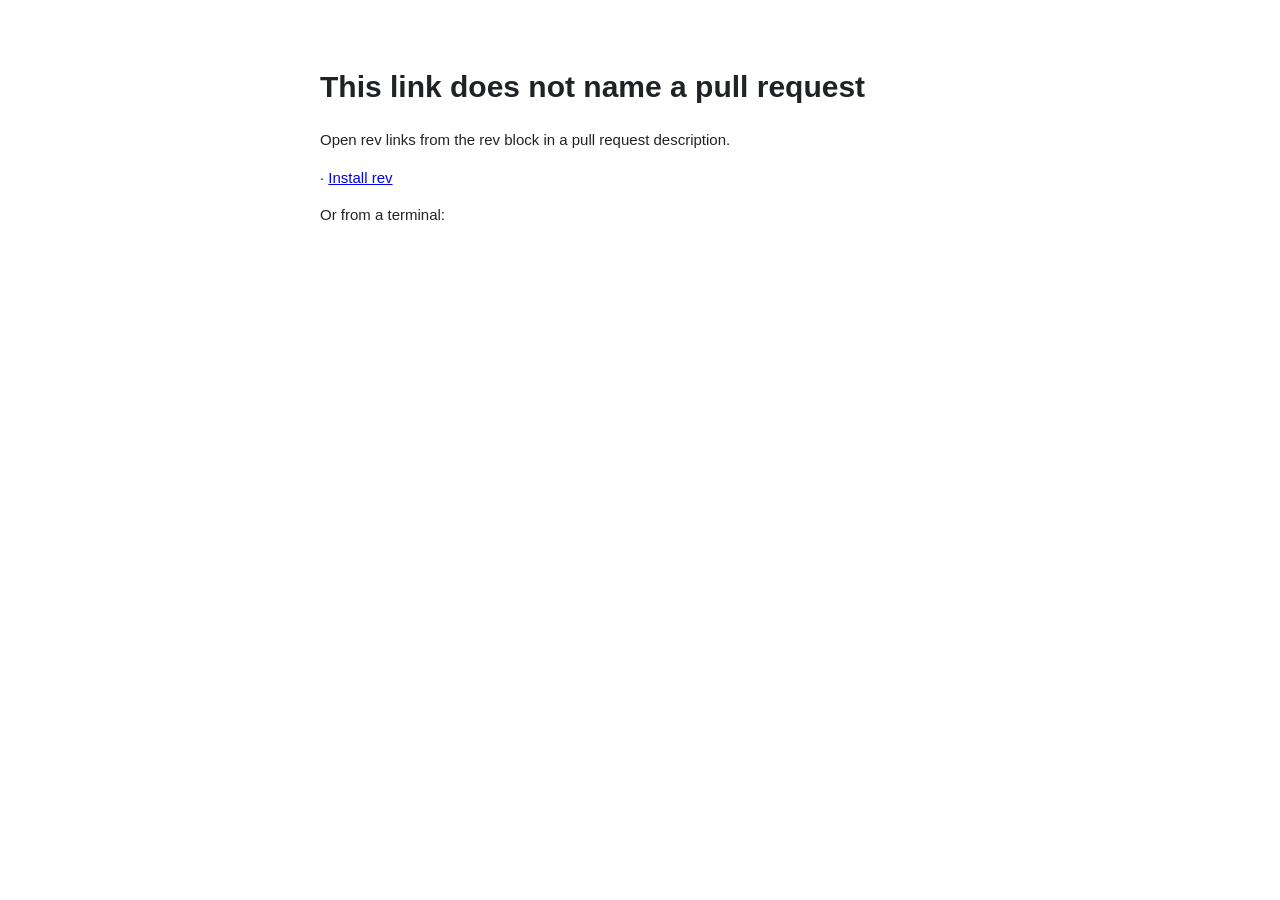
<file: rev/open/index.html>
<!doctype html>
<html lang="en">
  <head>
    <meta charset="utf-8" />
    <meta name="viewport" content="width=device-width, initial-scale=1" />
    <meta http-equiv="Content-Security-Policy" content="default-src 'none'; script-src 'self'; img-src 'self'; style-src 'unsafe-inline'" />
    <meta name="referrer" content="no-referrer" />
    <title>Open in rev</title>
    <link rel="icon" type="image/png" href="./icon.png" />
    <style>
      body {
        font: 15px/1.5 -apple-system, BlinkMacSystemFont, "Segoe UI", sans-serif;
        max-width: 640px;
        margin: 64px auto;
        padding: 0 24px;
        color: #1f2328;
      }
      code {
        padding: 2px 6px;
        background: #f3f3f3;
        border-radius: 4px;
      }
      @media (prefers-color-scheme: dark) {
        body {
          background: #1f1f1f;
          color: #cccccc;
        }
        code {
          background: #2b2b2b;
        }
        a {
          color: #4daafc;
        }
      }
    </style>
  </head>
  <body>
    <h1 id="title">Opening the pull request in rev…</h1>
    <p id="status">If nothing happens, rev is not installed yet.</p>
    <p><a id="open-link" href="#">Open in rev</a> · <a href="https://github.com/redocly-contrib/rev/releases/latest">Install rev</a></p>
    <p>Or from a terminal: <code id="command"></code> <button id="copy" type="button">Copy</button></p>
    <script type="module" src="./open.js"></script>
  </body>
</html>
</file>
<file: rev/site/home.css>
/*
 * rev's home page (home.html, the site root). The app's own palette and type (apps/desktop/src/renderer/theme.css):
 * the system font, its blue accent, quiet borders. The dark set follows prefers-color-scheme, as the screenshots do.
 * No web fonts, no scripts, no requests beyond this site.
 */
:root {
  color-scheme: light dark;

  --bg: #ffffff;
  --bg-soft: #f7f7f8;
  --bg-sunken: #f1f1f3;
  --bg-elevated: #ffffff;
  --fg: #1c1d1f;
  --fg-muted: #53585f;
  --fg-subtle: #666b73;
  --border: #e6e7ea;
  --border-strong: #d3d6db;
  --accent: #2d6ce0;
  --accent-hover: #2560cc;
  --accent-text: #2459c2;
  --accent-soft: rgb(45 108 224 / 10%);
  --accent-glow: rgb(45 108 224 / 16%);
  --accent-border: rgb(45 108 224 / 35%);
  --on-accent: #ffffff;
  --success: #2a7330;
  --focus-ring: rgb(45 108 224 / 55%);
  --frame-border: rgb(15 23 42 / 12%);
  --frame-bar: #f3f3f5;
  --shadow-sm: 0 1px 2px rgb(15 23 42 / 6%);
  --shadow-md: 0 1px 3px rgb(15 23 42 / 6%), 0 8px 24px rgb(15 23 42 / 8%);
  --shadow-window: 0 1px 2px rgb(15 23 42 / 6%), 0 12px 32px -8px rgb(15 23 42 / 14%), 0 40px 80px -24px rgb(15 23 42 / 22%);
  --term-bg: #1c1d1f;
  --term-fg: #e3e4e6;
  --term-prompt: #7eaaf5;
  --term-border: transparent;
  --topbar-bg: rgb(255 255 255 / 82%);

  --font-ui: -apple-system, BlinkMacSystemFont, "SF Pro Text", "Segoe UI", system-ui, sans-serif;
  --font-display: -apple-system, BlinkMacSystemFont, "SF Pro Display", "Segoe UI", system-ui, sans-serif;
  --font-mono: "SF Mono", ui-monospace, Menlo, Consolas, monospace;

  --radius-sm: 7px;
  --radius: 11px;
  --radius-lg: 16px;
  --gutter: 24px;
  --ease-out: cubic-bezier(0.22, 1, 0.36, 1);
}

@media (prefers-color-scheme: dark) {
  :root {
    --bg: #131416;
    --bg-soft: #18191c;
    --bg-sunken: #202124;
    --bg-elevated: #26272b;
    --fg: #e3e4e6;
    --fg-muted: #adb1b8;
    --fg-subtle: #979ca4;
    --border: #2a2c30;
    --border-strong: #3c3f44;
    --accent: #2d6ce0;
    --accent-hover: #3b7bea;
    --accent-text: #7eaaf5;
    --accent-soft: rgb(59 123 234 / 18%);
    --accent-glow: rgb(59 123 234 / 20%);
    --accent-border: rgb(126 170 245 / 40%);
    --success: #6cc06f;
    --focus-ring: rgb(126 170 245 / 70%);
    --frame-border: rgb(255 255 255 / 10%);
    --frame-bar: #232427;
    --shadow-sm: 0 1px 2px rgb(0 0 0 / 30%);
    --shadow-md: 0 1px 3px rgb(0 0 0 / 30%), 0 8px 24px rgb(0 0 0 / 30%);
    --shadow-window: 0 1px 2px rgb(0 0 0 / 30%), 0 12px 32px -8px rgb(0 0 0 / 45%), 0 40px 80px -24px rgb(0 0 0 / 65%);
    --term-bg: #0d0e10;
    --term-border: rgb(255 255 255 / 9%);
    --topbar-bg: rgb(19 20 22 / 80%);
  }
}

*,
*::before,
*::after {
  box-sizing: border-box;
}

html {
  -webkit-text-size-adjust: 100%;
  text-size-adjust: 100%;
  scroll-behavior: smooth;
  scroll-padding-top: 72px;
}

body {
  margin: 0;
  background: var(--bg);
  color: var(--fg);
  font: 400 1rem/1.6 var(--font-ui);
  -webkit-font-smoothing: antialiased;
  -moz-osx-font-smoothing: grayscale;
  text-rendering: optimizeLegibility;
}

img,
svg {
  display: block;
  max-width: 100%;
}

img {
  height: auto;
}

h1,
h2,
h3,
p,
ul,
ol,
figure {
  margin: 0;
}

ul,
ol {
  padding: 0;
  list-style: none;
}

a {
  color: var(--accent-text);
  text-decoration-thickness: 1px;
  text-underline-offset: 3px;
}

a:hover {
  text-decoration-thickness: 2px;
}

:focus-visible {
  outline: 2px solid var(--accent);
  outline-offset: 3px;
  border-radius: 4px;
}

code {
  font-family: var(--font-mono);
  font-size: 0.875em;
  padding: 0.1em 0.35em;
  border-radius: 5px;
  background: var(--bg-sunken);
  border: 1px solid var(--border);
  white-space: nowrap;
}

b,
strong {
  font-weight: 600;
}

.wrap {
  width: 100%;
  max-width: calc(1120px + 2 * var(--gutter));
  margin-inline: auto;
  padding-inline: var(--gutter);
}

.wrap-wide {
  max-width: calc(1200px + 2 * var(--gutter));
}

.skip {
  position: absolute;
  left: 12px;
  top: -48px;
  z-index: 10;
  padding: 8px 14px;
  border-radius: var(--radius-sm);
  background: var(--accent);
  color: var(--on-accent);
  font-weight: 600;
  text-decoration: none;
}

.skip:focus {
  top: 12px;
}

.eyebrow {
  font-size: 0.8125rem;
  font-weight: 600;
  letter-spacing: 0.08em;
  text-transform: uppercase;
  color: var(--accent-text);
}

/* Top bar */

.topbar {
  position: sticky;
  top: 0;
  z-index: 5;
  background: var(--topbar-bg);
  border-bottom: 1px solid var(--border);
  -webkit-backdrop-filter: saturate(180%) blur(16px);
  backdrop-filter: saturate(180%) blur(16px);
}

.topbar-inner {
  display: flex;
  align-items: center;
  gap: 24px;
  height: 60px;
}

.brand {
  display: inline-flex;
  align-items: center;
  gap: 10px;
  color: var(--fg);
  font-weight: 700;
  font-size: 1.125rem;
  letter-spacing: -0.01em;
  text-decoration: none;
}

.nav-links {
  display: flex;
  gap: 4px;
  margin-left: auto;
}

.nav-links a {
  display: block;
  padding: 6px 12px;
  border-radius: var(--radius-sm);
  color: var(--fg-muted);
  font-size: 0.9375rem;
  text-decoration: none;
}

.nav-links a:hover {
  color: var(--fg);
  background: var(--bg-sunken);
}

/* Buttons */

.button {
  display: inline-flex;
  align-items: center;
  justify-content: center;
  gap: 8px;
  min-height: 48px;
  padding: 0 22px;
  border-radius: var(--radius);
  border: 1px solid transparent;
  font-size: 1rem;
  font-weight: 600;
  line-height: 1.2;
  text-decoration: none;
  transition:
    background-color 120ms ease,
    border-color 120ms ease,
    box-shadow 120ms ease,
    transform 120ms ease;
}

.button:hover {
  text-decoration: none;
}

.button:active {
  transform: translateY(1px);
}

.button-primary,
.button-small {
  background: var(--accent);
  color: var(--on-accent);
  box-shadow:
    0 1px 2px rgb(15 23 42 / 14%),
    inset 0 1px 0 rgb(255 255 255 / 14%);
}

.button-primary:hover,
.button-small:hover {
  background: var(--accent-hover);
}

.button-secondary {
  background: var(--bg-elevated);
  color: var(--fg);
  border-color: var(--border-strong);
  box-shadow: var(--shadow-sm);
}

.button-secondary:hover {
  background: var(--bg-sunken);
}

.button-small {
  min-height: 34px;
  padding: 0 14px;
  border-radius: var(--radius-sm);
  font-size: 0.875rem;
}

.button-icon {
  flex: none;
}

.button-detail {
  font-weight: 400;
  opacity: 0.85;
}

/* Hero */

.hero {
  position: relative;
  padding-block: 72px 24px;
  overflow: hidden;
  background: radial-gradient(60% 50% at 50% 0%, var(--accent-glow), transparent 70%);
}

.hero-text {
  display: flex;
  flex-direction: column;
  align-items: center;
  text-align: center;
}

.hero-icon {
  width: 88px;
  height: 88px;
  margin-bottom: 20px;
}

.hero h1 {
  margin-top: 12px;
  font-family: var(--font-display);
  font-size: clamp(2.375rem, 1.2rem + 5vw, 4.5rem);
  font-weight: 700;
  line-height: 1.04;
  letter-spacing: -0.035em;
  text-wrap: balance;
}

.lede {
  max-width: 40rem;
  margin-top: 24px;
  color: var(--fg-muted);
  font-size: clamp(1.0625rem, 0.95rem + 0.5vw, 1.25rem);
  line-height: 1.55;
  text-wrap: pretty;
}

.cta {
  display: flex;
  flex-wrap: wrap;
  justify-content: center;
  gap: 12px;
  margin-top: 36px;
}

.cta-left {
  justify-content: flex-start;
}

.fineprint {
  margin-top: 16px;
  color: var(--fg-subtle);
  font-size: 0.875rem;
}

/* Sharing, said right under the lede: nothing to sign up for. */
.hero-share {
  display: flex;
  align-items: flex-start;
  gap: 12px;
  max-width: 40rem;
  margin-top: 24px;
  padding: 14px 18px;
  border-radius: var(--radius);
  background: var(--bg-elevated);
  border: 1px solid var(--accent-border);
  box-shadow: var(--shadow-sm);
  color: var(--fg-muted);
  font-size: 0.9875rem;
  line-height: 1.55;
  text-align: left;
  text-wrap: pretty;
}

.hero-share strong {
  color: var(--fg);
}

.hero-share-icon {
  flex: none;
  margin-top: 1px;
  fill: none;
  stroke: var(--accent-text);
  stroke-width: 1.6;
  stroke-linecap: round;
}

.window-hero {
  margin-top: 64px;
}

/* Windows: a screenshot in a quiet Mac window. */

.window {
  overflow: hidden;
  border-radius: 12px;
  border: 1px solid var(--frame-border);
  background: var(--bg-elevated);
  box-shadow: var(--shadow-window);
}

.window-bar {
  display: flex;
  align-items: center;
  gap: 8px;
  height: 30px;
  padding-inline: 13px;
  background: var(--frame-bar);
  border-bottom: 1px solid var(--frame-border);
}

.window-bar span {
  width: 12px;
  height: 12px;
  border-radius: 50%;
  background: #ff5f57;
  box-shadow: inset 0 0 0 0.5px rgb(0 0 0 / 12%);
}

.window-bar span:nth-child(2) {
  background: #febc2e;
}

.window-bar span:nth-child(3) {
  background: #28c840;
}

.window img {
  width: 100%;
}

/* Sections */

.section {
  padding-block: 112px;
}

.section-soft {
  background: var(--bg-soft);
  border-block: 1px solid var(--border);
}

.section-head {
  max-width: 44rem;
  margin-bottom: 64px;
}

.section h2 {
  margin-top: 12px;
  font-family: var(--font-display);
  font-size: clamp(1.875rem, 1.2rem + 2.6vw, 3rem);
  font-weight: 700;
  line-height: 1.1;
  letter-spacing: -0.03em;
  text-wrap: balance;
}

/* Features */

.feature h3 {
  font-size: 1.375rem;
  font-weight: 650;
  line-height: 1.25;
  letter-spacing: -0.015em;
}

.feature-text p,
.card > p {
  margin-top: 10px;
  color: var(--fg-muted);
  font-size: 1.0625rem;
  line-height: 1.6;
  text-wrap: pretty;
}

.feature-wide + .feature-wide,
.feature-wide + .feature-side,
.feature-side + .feature-side,
.feature-side + .feature-wide,
.feature-wide + .feature-grid,
.feature-grid + .feature-wide {
  margin-top: 112px;
}

.feature-wide .feature-text {
  max-width: 38rem;
  margin-bottom: 32px;
}

.feature-wide .feature-text h3,
.feature-side .feature-text h3 {
  font-size: clamp(1.5rem, 1.2rem + 1vw, 2rem);
  letter-spacing: -0.025em;
}

.feature-wide .feature-text p,
.feature-side .feature-text p {
  font-size: 1.125rem;
}

/* A feature beside a part of the window: the words on one side, the screenshot on the other, sides taking turns. */
.feature-side {
  display: grid;
  grid-template-columns: minmax(0, 5fr) minmax(0, 7fr);
  gap: 56px;
  align-items: center;
}

.feature-side-flip {
  grid-template-columns: minmax(0, 7fr) minmax(0, 5fr);
}

.feature-side-flip .shot {
  order: -1;
}

.feature-side .facts {
  margin-top: 20px;
}

/* Part of the window, not all of it: no title bar, the same quiet frame. */
.shot {
  overflow: hidden;
  border-radius: var(--radius);
  border: 1px solid var(--frame-border);
  background: var(--bg-elevated);
  box-shadow: var(--shadow-window);
}

.shot img {
  width: 100%;
}

/* A feature's sentence on the left and how it works, in three short lines, on the right. */
.feature-wide .feature-text-split {
  display: grid;
  grid-template-columns: minmax(0, 1fr) minmax(0, 1fr);
  gap: 16px 56px;
  align-items: end;
  max-width: none;
}

.facts li {
  position: relative;
  padding-left: 22px;
  color: var(--fg-muted);
  line-height: 1.55;
  text-wrap: pretty;
}

.facts li + li {
  margin-top: 8px;
}

.facts li::before {
  content: "";
  position: absolute;
  left: 2px;
  top: 0.55em;
  width: 8px;
  height: 8px;
  border-radius: 2px;
  background: var(--accent);
  opacity: 0.85;
}

.facts b {
  color: var(--fg);
}

kbd {
  font-family: var(--font-mono);
  font-size: 0.8125em;
  padding: 0.05em 0.4em;
  border-radius: 5px;
  background: var(--bg-elevated);
  border: 1px solid var(--border-strong);
  box-shadow: inset 0 -1px 0 var(--border-strong);
  color: var(--fg);
}

/* Exec | Engineer: two radios and their labels switch the screenshot, no script. */

.switch-input {
  position: absolute;
  width: 1px;
  height: 1px;
  margin: 0;
  opacity: 0;
  pointer-events: none;
}

.segmented {
  display: inline-flex;
  gap: 2px;
  margin-bottom: 20px;
  padding: 3px;
  border-radius: var(--radius);
  background: var(--bg-sunken);
  border: 1px solid var(--border);
}

.segmented label {
  padding: 7px 16px;
  border-radius: 8px;
  color: var(--fg-muted);
  font-size: 0.9375rem;
  font-weight: 500;
  cursor: pointer;
  user-select: none;
  transition:
    background-color 120ms ease,
    color 120ms ease;
}

.segmented label:hover {
  color: var(--fg);
}

/* The first radio shows .switch-a, the second .switch-b; each label is its radio's. */
.switch-input:nth-of-type(1):checked ~ .segmented label:nth-child(1),
.switch-input:nth-of-type(2):checked ~ .segmented label:nth-child(2) {
  background: var(--bg-elevated);
  color: var(--fg);
  box-shadow: var(--shadow-sm);
}

.switch-input:nth-of-type(1):focus-visible ~ .segmented label:nth-child(1),
.switch-input:nth-of-type(2):focus-visible ~ .segmented label:nth-child(2) {
  outline: 2px solid var(--accent);
  outline-offset: 2px;
}

.switch-input:nth-of-type(1):checked ~ .switch-b,
.switch-input:nth-of-type(2):checked ~ .switch-a {
  display: none;
}

/* The smaller features. */

.feature-grid {
  display: grid;
  grid-template-columns: repeat(2, minmax(0, 1fr));
  gap: 24px;
}

.card {
  padding: 28px;
  border-radius: var(--radius-lg);
  background: var(--bg-soft);
  border: 1px solid var(--border);
}

.card h3 {
  font-size: 1.25rem;
}

.card > p {
  font-size: 1rem;
}

.card-art {
  display: flex;
  flex-direction: column;
  align-items: center;
  justify-content: center;
  gap: 12px;
  min-height: 232px;
  margin-bottom: 24px;
  padding: 24px;
  border-radius: var(--radius);
  background:
    radial-gradient(80% 90% at 50% 0%, var(--accent-soft), transparent 70%),
    var(--bg);
  border: 1px solid var(--border);
}

.mock {
  width: 100%;
  max-width: 300px;
  padding: 12px 14px;
  border-radius: 10px;
  background: var(--bg-elevated);
  border: 1px solid var(--border);
  box-shadow: var(--shadow-md);
  font-size: 0.8125rem;
  line-height: 1.5;
  color: var(--fg-muted);
}

.mock p + p {
  margin-top: 4px;
}

.mock b {
  color: var(--fg);
}

.mock-heading {
  color: var(--fg);
  font-size: 0.9375rem;
  font-weight: 650;
}

.mock-link {
  color: var(--accent-text);
  text-decoration: underline;
  text-decoration-thickness: 1px;
  text-underline-offset: 2px;
}

.mock-strong {
  font-weight: 650;
}

.mock-term {
  background: var(--term-bg);
  border-color: var(--term-border);
  color: var(--term-fg);
  font-family: var(--font-mono);
  font-size: 0.8125rem;
}

.mock-prompt {
  margin-right: 6px;
  color: var(--term-prompt);
  user-select: none;
}

.mock-status p {
  display: flex;
  align-items: center;
  gap: 8px;
  color: var(--fg);
}

.dot {
  width: 8px;
  height: 8px;
  border-radius: 50%;
  background: var(--success);
}

.nots {
  display: flex;
  flex-wrap: wrap;
  justify-content: center;
  gap: 8px;
}

.nots li {
  display: inline-flex;
  align-items: center;
  gap: 6px;
  padding: 4px 10px 4px 8px;
  border-radius: 999px;
  background: var(--bg-elevated);
  border: 1px solid var(--border);
  color: var(--fg-muted);
  font-size: 0.8125rem;
}

/* A circle with a slash: "none of these". */
.nots li::before {
  content: "";
  width: 12px;
  height: 12px;
  border-radius: 50%;
  border: 1.5px solid currentColor;
  background: linear-gradient(45deg, transparent 44%, currentColor 44% 58%, transparent 58%);
  opacity: 0.8;
}

.mock-agents {
  display: flex;
  gap: 6px;
  padding: 8px;
  max-width: 320px;
}

.agent {
  display: flex;
  flex: 1;
  align-items: center;
  gap: 6px;
  padding: 7px 8px;
  border-radius: 8px;
  border: 1px solid var(--border);
  color: var(--fg);
  font-size: 0.8125rem;
  white-space: nowrap;
}

.mock .agent {
  margin: 0;
}

.agent-on {
  border-color: var(--accent);
  background: var(--accent-soft);
  box-shadow: 0 0 0 1px var(--accent);
}

.radio {
  flex: none;
  width: 13px;
  height: 13px;
  border-radius: 50%;
  border: 1.5px solid var(--border-strong);
  background: var(--bg-elevated);
}

.agent-on .radio {
  border: 4px solid var(--accent);
  background: var(--on-accent);
}

.mock-effort {
  display: flex;
  gap: 2px;
  width: auto;
  padding: 3px;
  background: var(--bg-sunken);
  box-shadow: none;
}

.mock-effort span {
  padding: 3px 10px;
  border-radius: 6px;
}

.mock-effort .on {
  background: var(--bg-elevated);
  color: var(--fg);
  box-shadow: var(--shadow-sm);
}

/* The repository's refs: the walkthroughs beside its branches. */
.mock-refs {
  max-width: 330px;
}

.mock-refs code {
  padding: 0;
  border: 0;
  background: none;
  color: var(--fg-muted);
  font-size: 0.75rem;
}

.mock-refs p:not(.mock-heading) {
  display: flex;
  align-items: center;
  justify-content: space-between;
  gap: 8px;
  margin-inline: -6px;
  padding: 2px 6px;
  border-radius: 6px;
}

.mock-refs .ref-on {
  background: var(--accent-soft);
}

.mock-refs .ref-on code {
  color: var(--accent-text);
  font-weight: 600;
}

.ref-tag {
  flex: none;
  padding: 0 7px;
  border-radius: 999px;
  background: var(--bg-elevated);
  border: 1px solid var(--accent-border);
  color: var(--accent-text);
  font-size: 0.6875rem;
  font-weight: 600;
  line-height: 1.6;
}

.card > p strong {
  color: var(--fg);
}

/* The last card, across the grid: its drawing beside its words. */
.card-wide {
  grid-column: 1 / -1;
  display: grid;
  grid-template-columns: minmax(0, 1fr) minmax(0, 1fr);
  gap: 40px;
  align-items: center;
}

.card-wide .card-art {
  margin-bottom: 0;
}

.card-text p {
  margin-top: 10px;
  color: var(--fg-muted);
  font-size: 1rem;
  line-height: 1.6;
  text-wrap: pretty;
}

/* Home's checkouts as rev recycles them: the kept ones, and the ones it removed, struck through. */
.mock-checkouts {
  max-width: 340px;
}

.mock-checkouts ul {
  margin-top: 6px;
}

.mock-checkouts li {
  display: flex;
  align-items: center;
  justify-content: space-between;
  gap: 8px;
  padding: 3px 0;
  color: var(--fg);
}

.mock-checkouts li + li {
  border-top: 1px solid var(--border);
}

.mock-checkouts li > span {
  white-space: nowrap;
}

.mock-checkouts .co-gone > span:first-child {
  color: var(--fg-subtle);
  text-decoration: line-through;
}

.co-tag {
  flex: none;
  padding: 0 7px;
  border-radius: 999px;
  background: var(--bg-sunken);
  color: var(--fg-muted);
  font-size: 0.6875rem;
  line-height: 1.6;
}

.co-keep {
  background: var(--accent-soft);
  color: var(--accent-text);
  font-weight: 600;
}

.co-line {
  margin-top: 8px;
  padding-top: 8px;
  border-top: 1px solid var(--border);
  text-align: right;
}

/* The second card across the grid: its words first, its drawing on the right. */
.card-wide-flip .card-art {
  order: 1;
}

/* Two runs at once, listed above the status bar: each PR by name, its two zooms, its time. */
.mock-runs {
  max-width: 380px;
  padding: 0;
  overflow: hidden;
}

.mock-runs li {
  padding: 10px 14px;
}

.mock-runs li + li {
  border-top: 1px solid var(--border);
}

.mock-runs p + p {
  margin-top: 2px;
}

.run-head {
  display: flex;
  align-items: center;
  gap: 8px;
  color: var(--fg);
}

.run-name {
  flex: 1;
  min-width: 0;
  overflow: hidden;
  text-overflow: ellipsis;
  white-space: nowrap;
  font-weight: 600;
}

.run-time {
  flex: none;
  font-variant-numeric: tabular-nums;
  color: var(--fg-muted);
}

.run-zoom {
  padding-left: 20px;
  overflow: hidden;
  text-overflow: ellipsis;
  white-space: nowrap;
  font-size: 0.75rem;
}

.run-zoom b {
  display: inline-block;
  min-width: 4.75em;
  font-weight: 600;
}

.run-bar {
  display: flex;
  align-items: center;
  gap: 8px;
  padding: 8px 14px;
  border-top: 1px solid var(--border);
  background: var(--bg-soft);
}

/* A run going on: an arc, as the app's spinner. */
.spin {
  flex: none;
  width: 12px;
  height: 12px;
  border-radius: 50%;
  border: 1.5px solid var(--accent-border);
  border-top-color: var(--accent);
}

@media (prefers-reduced-motion: no-preference) {
  .spin {
    animation: spin 1.1s linear infinite;
  }
}

@keyframes spin {
  to {
    transform: rotate(360deg);
  }
}

/* Go to file, beside the code view's words. */
.shot-palette {
  width: 100%;
  max-width: 560px;
  justify-self: end;
}

/* Sharing: what a walkthrough goes through to reach the team, and what it never needs. */

.section-share {
  background:
    radial-gradient(70% 60% at 50% 0%, var(--accent-glow), transparent 70%),
    var(--bg);
  border-block: 1px solid var(--border);
}

.section-head-center {
  max-width: 48rem;
  margin-inline: auto;
  text-align: center;
}

.section-lede {
  margin-top: 20px;
  color: var(--fg-muted);
  font-size: clamp(1.0625rem, 0.98rem + 0.35vw, 1.1875rem);
  line-height: 1.6;
  text-wrap: pretty;
}

.section-lede-small {
  margin-top: 12px;
  font-size: 1rem;
}

.section-lede b {
  color: var(--fg);
}

.flow-figure {
  margin-bottom: 64px;
}

.flow {
  --flow-gap: 48px;
  display: grid;
  grid-template-columns: repeat(5, minmax(0, 1fr));
  gap: var(--flow-gap);
}

.flow-node {
  position: relative;
  display: flex;
  flex-direction: column;
  align-items: center;
  gap: 6px;
  padding: 22px 14px 20px;
  border-radius: var(--radius-lg);
  background: var(--bg-elevated);
  border: 1px solid var(--border);
  box-shadow: var(--shadow-md);
  text-align: center;
}

/* The arrow from the node before: a line across the gap, its head at this node. */
.flow-node + .flow-node::before {
  content: "";
  position: absolute;
  top: 44px;
  left: calc(6px - var(--flow-gap));
  width: calc(var(--flow-gap) - 14px);
  height: 1.5px;
  background: var(--fg-subtle);
  opacity: 0.6;
}

.flow-node + .flow-node::after {
  content: "";
  position: absolute;
  top: 40.5px;
  left: -13px;
  width: 8px;
  height: 8px;
  border-top: 1.5px solid var(--fg-subtle);
  border-right: 1.5px solid var(--fg-subtle);
  transform: rotate(45deg);
  opacity: 0.8;
}

.flow-node-key {
  border-color: var(--accent);
  background:
    linear-gradient(var(--accent-soft), var(--accent-soft)),
    var(--bg-elevated);
  box-shadow: 0 0 0 1px var(--accent), var(--shadow-md);
}

/* "git push", on the edge of the node it arrives at. */
.flow-verb {
  position: absolute;
  top: -12px;
  left: 50%;
  transform: translateX(-50%);
  padding: 1px 10px;
  border-radius: 999px;
  background: var(--accent);
  color: var(--on-accent);
  font-family: var(--font-mono);
  font-size: 0.75rem;
  font-weight: 600;
  line-height: 1.7;
  white-space: nowrap;
}

.flow-icon {
  display: grid;
  place-items: center;
  width: 44px;
  height: 44px;
  margin-bottom: 6px;
  border-radius: 12px;
  background: var(--accent-soft);
  color: var(--accent-text);
}

.flow-icon svg {
  fill: none;
  stroke: currentColor;
  stroke-width: 1.5;
  stroke-linecap: round;
  stroke-linejoin: round;
}

.flow-node-key .flow-icon {
  background: var(--accent);
  color: var(--on-accent);
}

.flow-people {
  display: flex;
  height: 44px;
  margin-bottom: 6px;
  align-items: center;
}

.flow-people span {
  display: grid;
  place-items: center;
  width: 32px;
  height: 32px;
  border-radius: 50%;
  background: var(--bg-sunken);
  border: 2px solid var(--bg-elevated);
  color: var(--fg-muted);
  font-size: 0.8125rem;
  font-weight: 650;
}

.flow-people span + span {
  margin-left: -9px;
}

/* The first face on top of the stack. */
.flow-people span:nth-child(1) {
  z-index: 3;
}

.flow-people span:nth-child(2) {
  z-index: 2;
}

.flow-people span {
  position: relative;
}

.flow-people span:first-child {
  background: var(--accent);
  color: var(--on-accent);
}

.flow-title {
  color: var(--fg);
  font-weight: 650;
  line-height: 1.3;
}

.flow-detail {
  color: var(--fg-muted);
  font-size: 0.875rem;
  line-height: 1.45;
  text-wrap: pretty;
}

.flow-ref {
  background: var(--bg-elevated);
  border-color: var(--accent-border);
  color: var(--accent-text);
  font-size: 0.75rem;
  font-weight: 600;
}

@media (max-width: 1100px) {
  .flow {
    --flow-gap: 32px;
  }

  .flow-node {
    padding-inline: 10px;
  }
}

.share-lists {
  display: grid;
  grid-template-columns: repeat(2, minmax(0, 1fr));
  gap: 24px;
  max-width: 52rem;
  margin-inline: auto;
}

.share-list {
  padding: 24px 28px;
  border-radius: var(--radius-lg);
  background: var(--bg-elevated);
  border: 1px solid var(--border);
}

.share-list h3 {
  font-size: 1.0625rem;
  font-weight: 650;
}

.share-list ul {
  margin-top: 14px;
}

.share-list li {
  position: relative;
  padding-left: 28px;
  color: var(--fg-muted);
  line-height: 1.55;
}

.share-list li + li {
  margin-top: 10px;
}

/* A check mark, drawn, as in Requirements. */
.checks li::before {
  content: "";
  position: absolute;
  left: 5px;
  top: 0.3em;
  width: 6px;
  height: 11px;
  border: solid var(--success);
  border-width: 0 2px 2px 0;
  transform: rotate(45deg);
}

/* The same "none of these" sign as the login card's, in a list. */
.nots-list {
  display: block;
}

.nots-list li {
  display: block;
  padding: 0 0 0 28px;
  border: 0;
  border-radius: 0;
  background: none;
  font-size: 1rem;
}

.nots-list li::before {
  position: absolute;
  left: 1px;
  top: 0.32em;
  width: 14px;
  height: 14px;
}

.share-note {
  max-width: 52rem;
  margin: 24px auto 0;
  color: var(--fg-subtle);
  font-size: 0.875rem;
  line-height: 1.6;
  text-align: center;
  text-wrap: pretty;
}

/* How it works */

.steps {
  display: grid;
  grid-template-columns: repeat(3, minmax(0, 1fr));
  gap: 32px;
  counter-reset: step;
}

.step-shot {
  overflow: hidden;
  margin-bottom: 24px;
  border-radius: var(--radius);
  border: 1px solid var(--frame-border);
  background: var(--bg);
  box-shadow: var(--shadow-md);
}

.step-shot img {
  width: 100%;
}

.step h3 {
  display: flex;
  align-items: center;
  gap: 12px;
  font-size: 1.1875rem;
  font-weight: 650;
  letter-spacing: -0.01em;
}

.step-number {
  display: inline-grid;
  place-items: center;
  flex: none;
  width: 28px;
  height: 28px;
  border-radius: 50%;
  background: var(--accent);
  color: var(--on-accent);
  font-size: 0.875rem;
  font-weight: 700;
}

.step p {
  margin-top: 10px;
  padding-left: 40px;
  color: var(--fg-muted);
  text-wrap: pretty;
}

/* Install */

.install {
  display: grid;
  grid-template-columns: minmax(0, 1fr) minmax(0, 22rem);
  gap: 64px;
  align-items: start;
}

.install-steps {
  margin-top: 40px;
  counter-reset: install;
}

.install-steps li {
  position: relative;
  padding-left: 48px;
  counter-increment: install;
}

.install-steps li + li {
  margin-top: 28px;
}

.install-steps li::before {
  content: counter(install);
  position: absolute;
  left: 0;
  top: -1px;
  display: grid;
  place-items: center;
  width: 30px;
  height: 30px;
  border-radius: 50%;
  border: 1px solid var(--border-strong);
  background: var(--bg-elevated);
  color: var(--fg);
  font-size: 0.875rem;
  font-weight: 650;
}

.install-steps h3 {
  font-size: 1.125rem;
  font-weight: 650;
  line-height: 1.5;
}

.install-steps p {
  margin-top: 4px;
  color: var(--fg-muted);
  text-wrap: pretty;
}

.install .cta {
  margin-top: 40px;
}

.requirements {
  padding: 28px;
  border-radius: var(--radius-lg);
  background: var(--bg-soft);
  border: 1px solid var(--border);
}

.requirements h3 {
  font-size: 0.8125rem;
  font-weight: 600;
  letter-spacing: 0.08em;
  text-transform: uppercase;
  color: var(--fg-muted);
}

.requirements ul {
  margin-top: 16px;
}

.requirements li {
  position: relative;
  padding-left: 28px;
  color: var(--fg-muted);
  line-height: 1.55;
}

.requirements li + li {
  margin-top: 16px;
}

.requirements li b {
  color: var(--fg);
}

/* A check mark, drawn. */
.requirements li::before {
  content: "";
  position: absolute;
  left: 2px;
  top: 0.35em;
  width: 6px;
  height: 11px;
  border: solid var(--accent-text);
  border-width: 0 2px 2px 0;
  transform: rotate(45deg);
}

/* Footer */

.footer {
  border-top: 1px solid var(--border);
  padding-block: 32px;
  color: var(--fg-muted);
  font-size: 0.9375rem;
}

.footer-inner {
  display: flex;
  flex-wrap: wrap;
  align-items: center;
  justify-content: space-between;
  gap: 16px;
}

.footer-brand {
  display: inline-flex;
  align-items: center;
  gap: 10px;
}

.footer-links {
  display: flex;
  gap: 24px;
}

.footer-links a {
  color: var(--fg-muted);
}

.footer-links a:hover {
  color: var(--fg);
}

/* A short entrance for the hero, only where motion is welcome. */

@media (prefers-reduced-motion: no-preference) {
  .hero-text > *,
  .window-hero {
    animation: rise 700ms var(--ease-out) both;
  }

  .hero-text > :nth-child(2) {
    animation-delay: 40ms;
  }

  .hero-text > :nth-child(3) {
    animation-delay: 80ms;
  }

  .hero-text > :nth-child(4) {
    animation-delay: 120ms;
  }

  .hero-text > :nth-child(n + 5) {
    animation-delay: 160ms;
  }

  .window-hero {
    animation-duration: 900ms;
    animation-delay: 200ms;
  }
}

@keyframes rise {
  from {
    opacity: 0;
    transform: translateY(12px);
  }

  to {
    opacity: 1;
    transform: none;
  }
}

@media (prefers-reduced-motion: reduce) {
  html {
    scroll-behavior: auto;
  }

  .button,
  .segmented label {
    transition: none;
  }
}

/* Narrower screens */

@media (max-width: 960px) {
  .feature-wide .feature-text-split {
    grid-template-columns: minmax(0, 1fr);
    max-width: 38rem;
  }

  /* The words, then the screenshot. */
  .feature-side,
  .feature-side-flip {
    grid-template-columns: minmax(0, 1fr);
    gap: 32px;
  }

  .feature-side .feature-text {
    max-width: 38rem;
  }

  .feature-side-flip .shot {
    order: 0;
  }

  .card-wide {
    grid-template-columns: minmax(0, 1fr);
    gap: 24px;
  }

  .card-wide-flip .card-art {
    order: 0;
  }

  .shot-palette {
    justify-self: start;
  }

  /* The flow, top to bottom: each node a row, its icon on the line. */
  .flow {
    grid-template-columns: minmax(0, 1fr);
    gap: 28px;
    max-width: 30rem;
    margin-inline: auto;
  }

  .flow-node {
    display: grid;
    grid-template-columns: 44px minmax(0, 1fr);
    column-gap: 14px;
    row-gap: 2px;
    align-items: start;
    justify-items: start;
    padding: 16px 18px;
    text-align: left;
  }

  .flow-node > .flow-icon,
  .flow-node > .flow-people {
    grid-row: 1 / span 3;
    margin-bottom: 0;
  }

  .flow-node > :not(.flow-icon, .flow-people, .flow-verb) {
    grid-column: 2;
  }

  .flow-node + .flow-node::before {
    top: -25px;
    left: 40px;
    width: 1.5px;
    height: 20px;
  }

  .flow-node + .flow-node::after {
    top: -12px;
    left: 36.5px;
    transform: rotate(135deg);
  }

  .flow-verb {
    left: auto;
    right: 18px;
    transform: none;
  }

  .flow-people span {
    width: 20px;
    height: 20px;
    border-width: 1.5px;
    font-size: 0.625rem;
  }

  .flow-people span + span {
    margin-left: -8px;
  }

  .share-lists {
    grid-template-columns: minmax(0, 1fr);
    max-width: 30rem;
  }

  .steps {
    grid-template-columns: minmax(0, 1fr);
    max-width: 34rem;
    gap: 56px;
  }

  .install {
    grid-template-columns: minmax(0, 1fr);
    gap: 48px;
  }
}

@media (max-width: 760px) {
  .feature-grid {
    grid-template-columns: minmax(0, 1fr);
  }

  .section {
    padding-block: 80px;
  }

  .section-head {
    margin-bottom: 48px;
  }

  .feature-wide + .feature-wide,
  .feature-wide + .feature-side,
  .feature-side + .feature-side,
  .feature-side + .feature-wide,
  .feature-wide + .feature-grid,
  .feature-grid + .feature-wide {
    margin-top: 80px;
  }

  .shot {
    border-radius: 9px;
  }

  .window-hero {
    margin-top: 48px;
  }

  .window {
    border-radius: 9px;
  }

  .window-bar {
    height: 20px;
    gap: 6px;
    padding-inline: 9px;
  }

  .window-bar span {
    width: 8px;
    height: 8px;
  }
}

@media (max-width: 640px) {
  .nav-links {
    display: none;
  }

  .topbar-inner {
    justify-content: space-between;
  }
}

@media (max-width: 480px) {
  :root {
    --gutter: 16px;
  }

  .hero {
    padding-top: 48px;
  }

  .hero-icon {
    width: 72px;
    height: 72px;
  }

  .cta {
    flex-direction: column;
    align-items: stretch;
    width: 100%;
  }

  .button {
    width: 100%;
  }

  .button-small {
    width: auto;
  }

  .card {
    padding: 20px;
  }

  .card-art {
    padding: 20px 14px;
  }

  .mock-agents {
    gap: 4px;
    padding: 6px;
  }

  .mock-checkouts {
    padding-inline: 12px;
    font-size: 0.75rem;
  }

  .agent {
    gap: 5px;
    padding: 6px;
    font-size: 0.75rem;
  }

  .segmented {
    display: flex;
  }

  .segmented label {
    flex: 1;
    padding-inline: 8px;
    text-align: center;
  }

  .step p {
    padding-left: 0;
  }

  .install-steps li {
    padding-left: 44px;
  }
}
</file>
